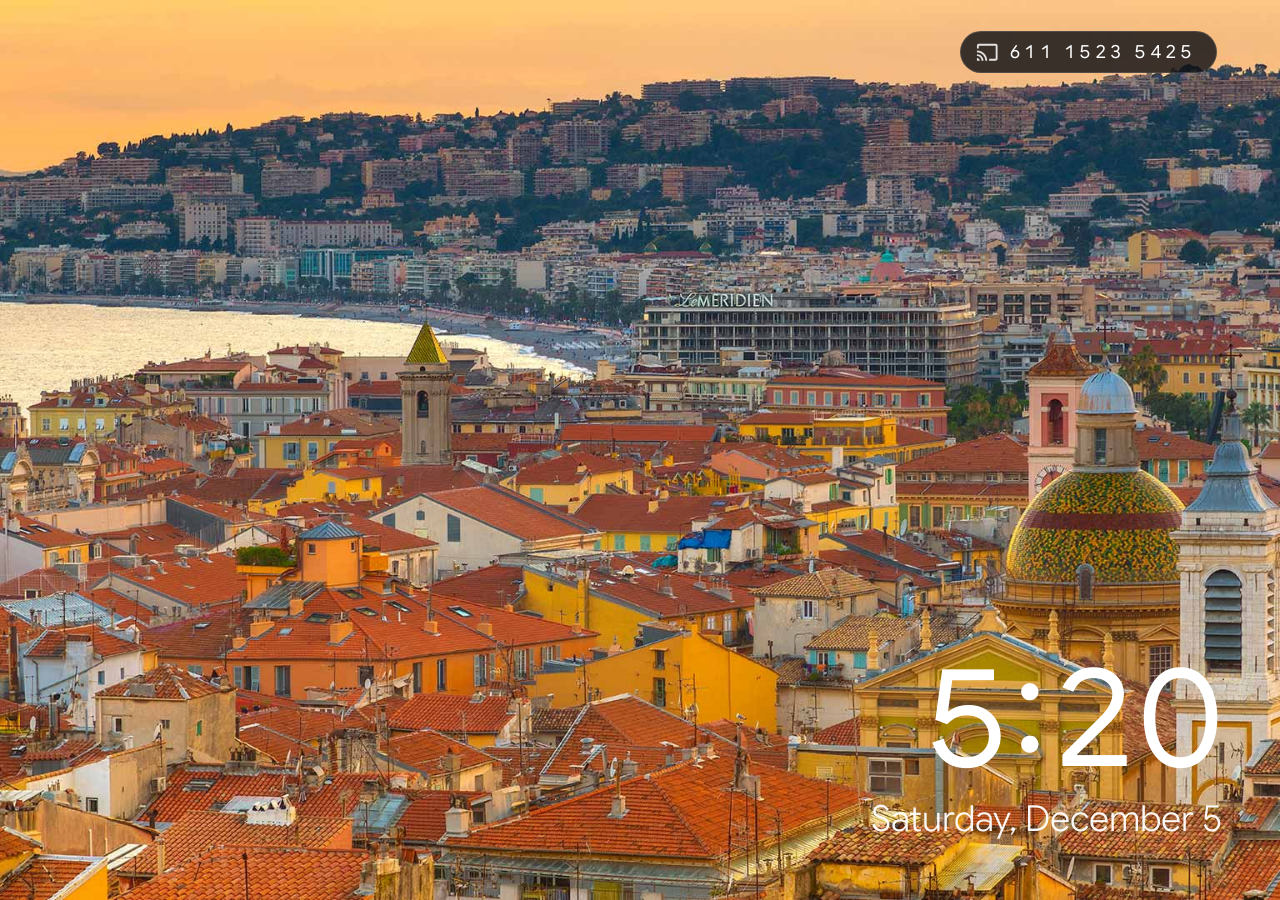
<file: index.html>
<!doctype html>
<html lang="en">
<head>
  <meta charset="utf-8">
  <meta name="viewport" content="width=device-width, initial-scale=1">
  <meta name="color-scheme" content="dark">
  <script src="js/device.js"></script>
  <title>Ambient</title>
  <link rel="stylesheet" href="css/base.css">
  <link rel="stylesheet" href="css/clock.css">
  <link rel="stylesheet" href="css/slideshow.css">
  <link rel="stylesheet" href="css/cast.css">
  <link rel="stylesheet" href="css/player.css">
  <link rel="stylesheet" href="css/music.css">
  <link rel="stylesheet" href="css/profile.css">
</head>
<body>
  <main class="stage">
    <img class="slide" id="slide-a" alt="">
    <img class="slide" id="slide-b" alt="">
  </main>

  <div class="clock">
    <span class="clock__time" id="clock-time">--:--</span>
    <span class="clock__date" id="clock-date"></span>
  </div>

  <div class="cast" id="cast" aria-hidden="true">
    <svg class="cast__icon" viewBox="0 0 24 24" aria-hidden="true" focusable="false">
      <path fill="currentColor" d="M21 3H3c-1.1 0-2 .9-2 2v3h2V5h18v14h-7v2h7c1.1 0 2-.9 2-2V5c0-1.1-.9-2-2-2zM1 18v3h3c0-1.66-1.34-3-3-3zm0-4v2c2.76 0 5 2.24 5 5h2c0-3.87-3.13-7-7-7zm0-4v2c4.97 0 9 4.03 9 9h2c0-6.08-4.93-11-11-11z"/>
    </svg>
    <span class="cast__code" id="cast-code">000 0000 0000</span>
  </div>

  <div class="cast-panel" id="cast-panel" role="status" aria-live="polite" hidden>
    <div class="cast-card">
      <svg class="cast-card__icon" viewBox="0 0 24 24" aria-hidden="true" focusable="false">
        <path fill="currentColor" d="M21 3H3c-1.1 0-2 .9-2 2v3h2V5h18v14h-7v2h7c1.1 0 2-.9 2-2V5c0-1.1-.9-2-2-2zM1 18v3h3c0-1.66-1.34-3-3-3zm0-4v2c2.76 0 5 2.24 5 5h2c0-3.87-3.13-7-7-7zm0-4v2c4.97 0 9 4.03 9 9h2c0-6.08-4.93-11-11-11z"/>
      </svg>
      <div class="cast-panel__eyebrow" id="cast-panel-eyebrow"></div>
      <div class="cast-panel__headline" id="cast-panel-headline"></div>
      <div class="cast-panel__sub" id="cast-panel-sub"></div>
    </div>
  </div>

  <div class="player" id="player" aria-hidden="true" hidden>
    <video class="player__video" id="player-video" playsinline preload="auto" hidden></video>
    <div class="player__frame" id="player-frame" hidden></div>
    <div class="player__loading" id="player-loading">
      <div class="player__spinner" aria-hidden="true"></div>
      <div class="player__title" id="player-title">Loading</div>
      <div class="player__status" id="player-status"></div>
      <div class="player__bar" id="player-bar"><div class="player__fill" id="player-fill"></div></div>
      <div class="player__note" id="player-note"></div>
    </div>
  </div>

  <div class="music" id="music" aria-hidden="true" hidden>
    <div class="music__backdrop" id="music-backdrop"></div>
    <div class="music__stage">
      <div class="music__art-wrap">
        <img class="music__art is-empty" id="music-art" alt="">
      </div>
      <div class="music__meta">
        <div class="music__brand">Spotless</div>
        <div class="music__title" id="music-title">Ready to cast</div>
        <div class="music__artist" id="music-artist">Pick a song in Spotless</div>
        <div class="music__album" id="music-album"></div>
        <div class="music__bar"><div class="music__fill" id="music-fill"></div></div>
        <div class="music__times"><span id="music-elapsed">0:00</span><span id="music-total">0:00</span></div>
        <div class="music__footer">
          <span class="music__state">
            <span class="music__dot is-off" id="music-dot"></span>
            <span id="music-status">Idle</span>
          </span>
        </div>
        <div class="music__next" id="music-next"></div>
      </div>
    </div>
    <audio id="music-audio" preload="auto"></audio>
  </div>

  <script src="js/playlist.js"></script>
  <script src="js/clock.js"></script>
  <script src="js/slideshow.js"></script>
  <script src="js/player.js"></script>
  <script src="js/music.js"></script>
  <script src="js/cast.js"></script>
  <script src="js/main.js"></script>
</body>
</html>
</file>
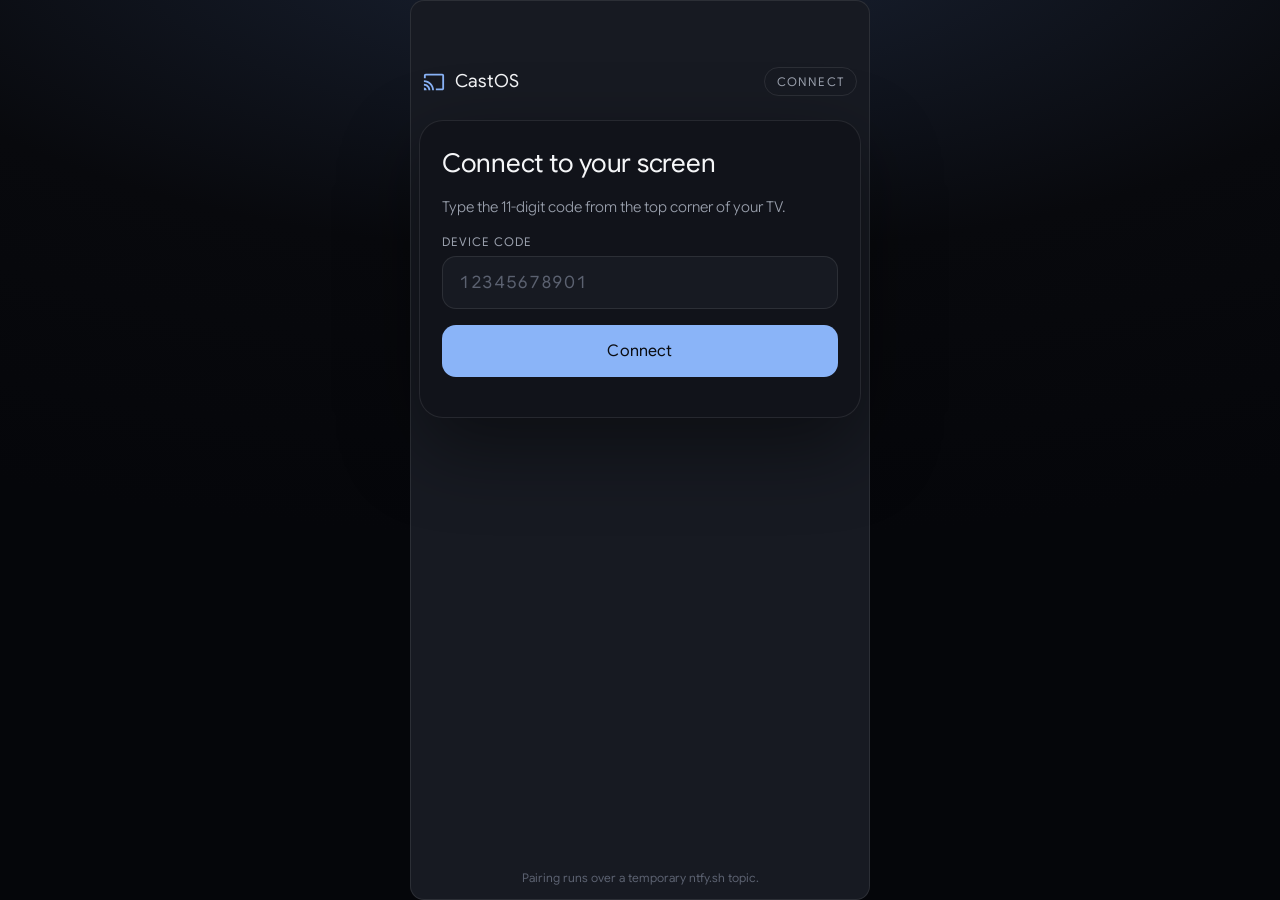
<file: mobile/index.html>
<!doctype html>
<html lang="en">
<head>
  <meta charset="utf-8">
  <meta name="viewport" content="width=device-width, initial-scale=1, viewport-fit=cover">
  <meta name="color-scheme" content="dark">
  <meta name="theme-color" content="#08090d">
  <title>CastOS Connect</title>
  <link rel="stylesheet" href="css/app.css">
</head>
<body>
  <div class="app">
    <header class="topbar">
      <svg class="topbar__icon" viewBox="0 0 24 24" aria-hidden="true" focusable="false">
        <path fill="currentColor" d="M21 3H3c-1.1 0-2 .9-2 2v3h2V5h18v14h-7v2h7c1.1 0 2-.9 2-2V5c0-1.1-.9-2-2-2zM1 18v3h3c0-1.66-1.34-3-3-3zm0-4v2c2.76 0 5 2.24 5 5h2c0-3.87-3.13-7-7-7zm0-4v2c4.97 0 9 4.03 9 9h2c0-6.08-4.93-11-11-11z"/>
      </svg>
      <span class="topbar__name">CastOS</span>
      <span class="topbar__tag" id="topbar-tag">Connect</span>
    </header>

    <main class="card">
      <form class="step" id="step-connect">
        <h1>Connect to your screen</h1>
        <p class="hint">Type the 11-digit code from the top corner of your TV.</p>

        <label class="field">
          <span>Device code</span>
          <input id="code" inputmode="numeric" autocomplete="one-time-code" maxlength="11" placeholder="12345678901">
        </label>

        <button class="button" id="connect" type="submit">Connect</button>
        <p class="error" id="error" role="alert"></p>
      </form>

      <form class="step" id="step-verify" hidden>
        <h1>Verify this phone</h1>
        <p class="hint">Your TV is showing a password. Type it here to pair.</p>

        <input class="pin" id="challenge" inputmode="numeric" maxlength="4" autocomplete="off" placeholder="0000">

        <button class="button" id="verify" type="submit">Pair</button>
        <p class="error" id="error-verify" role="alert"></p>
        <button class="button button--ghost" id="start-over" type="button">Start over</button>
      </form>

      <section class="step" id="step-paired" hidden>
        <h1>Connected</h1>
        <p class="hint" id="paired-to"></p>

        <section class="controller" id="controller" hidden>
          <div class="controller__head">
            <span>Now playing</span>
            <span id="controller-state">Playing</span>
          </div>
          <p class="controller__title" id="controller-title"></p>
          <input class="controller__seek" id="seek" type="range" min="0" max="100" step="0.1" value="0" aria-label="Seek">
          <div class="controller__times">
            <span id="position">0:00</span>
            <span id="duration">0:00</span>
          </div>
          <div class="controller__buttons">
            <button class="round" id="control-toggle" type="button" aria-label="Pause"></button>
            <button class="round round--ghost" id="control-stop" type="button" aria-label="Stop"></button>
          </div>
        </section>

        <form class="composer" id="composer">
          <input id="message" maxlength="600" autocomplete="off" placeholder="Paste a YouTube or video link">
          <button class="button button--send" type="submit">Send</button>
        </form>

        <p class="hint">Links play full screen. Anything else appears as a message.</p>

        <div class="apps">
          <p class="apps__label">Apps</p>
          <div class="apps__grid">
            <button class="app" type="button" data-app="youtube">YouTube</button>
            <button class="app" type="button" data-app="youtube-music">YouTube Music</button>
            <button class="app" type="button" data-app="twitch">Twitch</button>
          </div>
          <p class="hint">Opens the app on your TV in full screen.</p>
        </div>

        <ul class="sent" id="sent"></ul>

        <button class="button button--ghost" id="reset" type="button">Disconnect</button>
      </section>
    </main>

    <p class="foot">Pairing runs over a temporary ntfy.sh topic.</p>
  </div>

  <script src="js/app.js"></script>
</body>
</html>
</file>
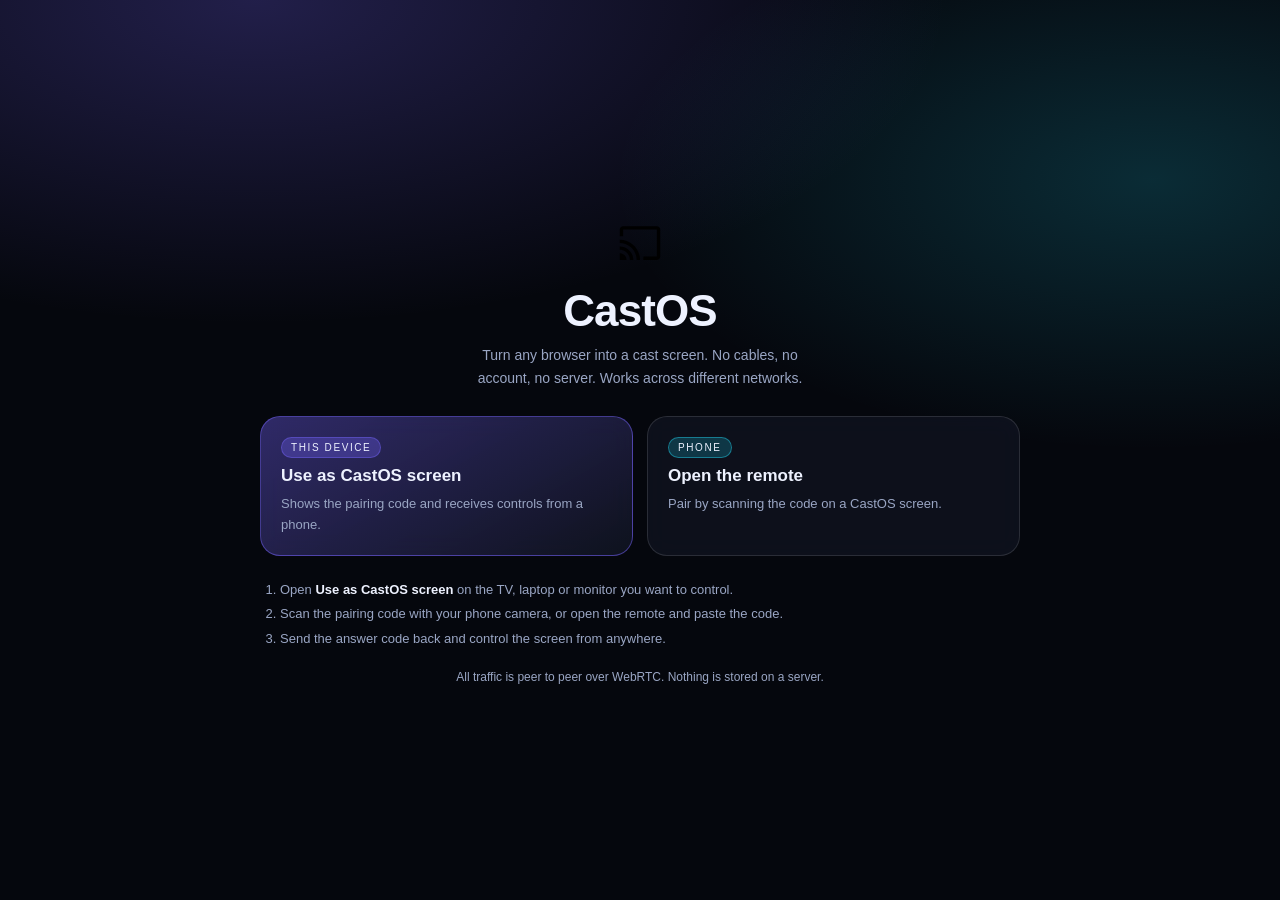
<file: test/index.html>
<!DOCTYPE html>
<html lang="en">
<head>
  <meta charset="UTF-8">
  <meta name="viewport" content="width=device-width, initial-scale=1.0, viewport-fit=cover">
  <meta name="theme-color" content="#05070d">
  <title>CastOS</title>
  <link rel="icon" type="image/svg+xml" href="assets/cast.svg">
  <link rel="stylesheet" href="css/launcher.css">
</head>
<body>
  <main class="wrap">
    <div class="brand">
      <img src="assets/cast.svg" alt="">
      <h1>CastOS</h1>
      <p>Turn any browser into a cast screen. No cables, no account, no server. Works across different networks.</p>
    </div>

    <div class="cards">
      <a class="card primary" href="receiver.html">
        <span class="tag">this device</span>
        <strong>Use as CastOS screen</strong>
        <small>Shows the pairing code and receives controls from a phone.</small>
      </a>
      <a class="card" href="remote.html">
        <span class="tag alt">phone</span>
        <strong>Open the remote</strong>
        <small>Pair by scanning the code on a CastOS screen.</small>
      </a>
    </div>

    <ol class="steps">
      <li>Open <b>Use as CastOS screen</b> on the TV, laptop or monitor you want to control.</li>
      <li>Scan the pairing code with your phone camera, or open the remote and paste the code.</li>
      <li>Send the answer code back and control the screen from anywhere.</li>
    </ol>

    <p class="foot">All traffic is peer to peer over WebRTC. Nothing is stored on a server.</p>
  </main>

  <script src="js/castos-core.js"></script>
  <script>
    (function () {
      var params = CastOS.hashParams();
      if (params.o) {
        window.location.replace("remote.html#o=" + encodeURIComponent(params.o));
      } else if (params.c) {
        window.location.replace("remote.html#c=" + encodeURIComponent(params.c));
      }
    })();
  </script>
</body>
</html>
</file>
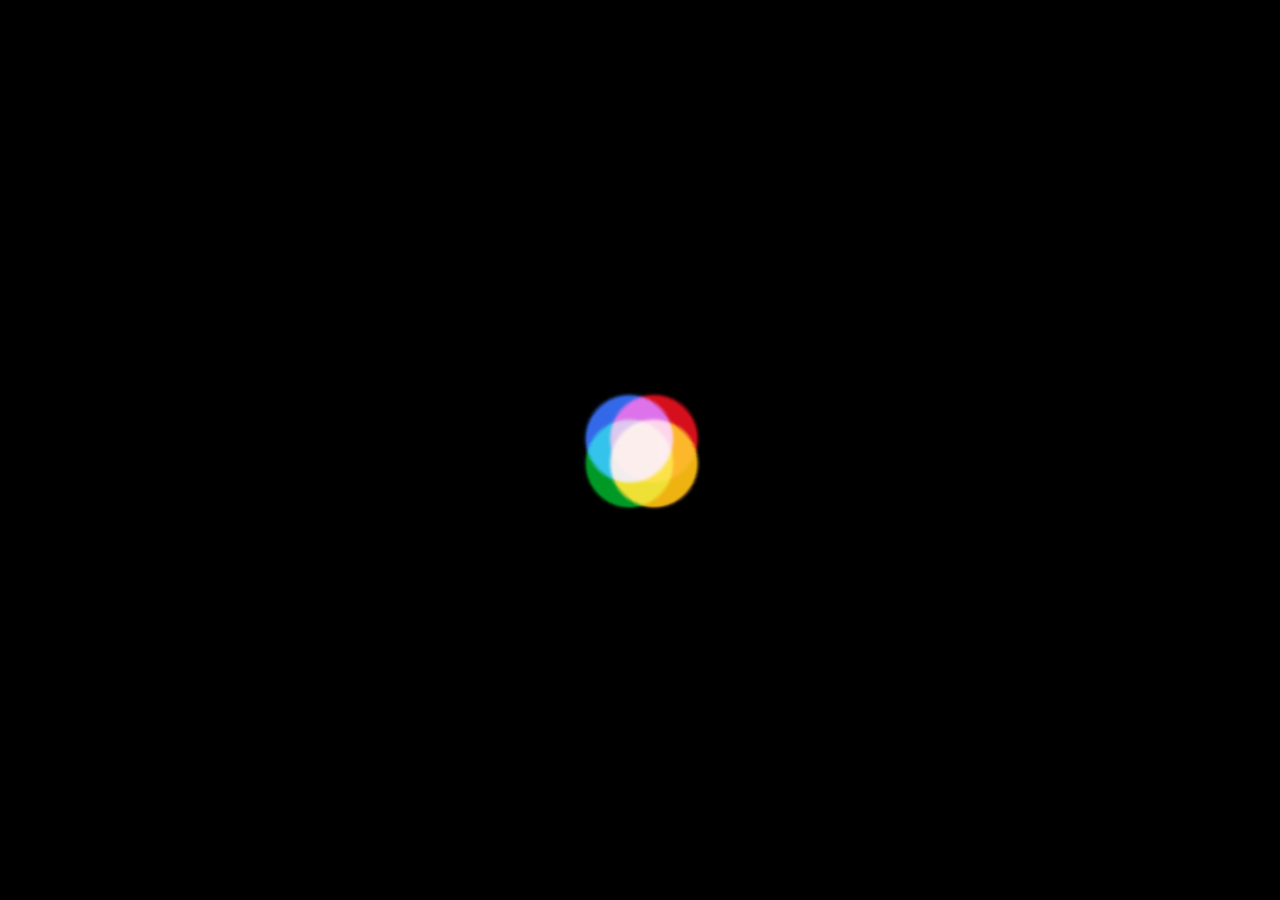
<file: boot/boot.html>
<!DOCTYPE html>
<html lang="en">
<head>
  <meta charset="UTF-8">
  <meta name="viewport" content="width=device-width, initial-scale=1.0">
  <title>Image Slideshow</title>
  <style>
    body {
      display: flex;
      justify-content: center;
      align-items: center;
      height: 100vh;
      margin: 0;
      background-color: #000;
      cursor: none;
    }

    #imageContainer {
      max-width: 100%;
      max-height: 100%;
      cursor: none;
    }

    #imageContainer img {
      width: 100%;
      height: 100%;
      cursor: none;
    }
  </style>
</head>
<body>
  <div id="imageContainer">
    <!-- Images from the 'animation' folder with names 000.png to 059.png -->
    <img src="animation/000.png" alt="Image 000">
    <img src="animation/001.png" alt="Image 001">
    <img src="animation/002.png" alt="Image 002">
    <img src="animation/003.png" alt="Image 003">
    <img src="animation/004.png" alt="Image 004">
    <img src="animation/005.png" alt="Image 005">
    <img src="animation/006.png" alt="Image 006">
    <img src="animation/007.png" alt="Image 007">
    <img src="animation/008.png" alt="Image 008">
    <img src="animation/009.png" alt="Image 009">
    <img src="animation/010.png" alt="Image 010">
    <img src="animation/011.png" alt="Image 011">
    <img src="animation/012.png" alt="Image 012">
    <img src="animation/013.png" alt="Image 013">
    <img src="animation/014.png" alt="Image 014">
    <img src="animation/015.png" alt="Image 015">
    <img src="animation/016.png" alt="Image 016">
    <img src="animation/017.png" alt="Image 017">
    <img src="animation/018.png" alt="Image 018">
    <img src="animation/019.png" alt="Image 019">
    <img src="animation/020.png" alt="Image 020">
    <img src="animation/021.png" alt="Image 021">
    <img src="animation/022.png" alt="Image 022">
    <img src="animation/023.png" alt="Image 023">
    <img src="animation/024.png" alt="Image 024">
    <img src="animation/025.png" alt="Image 025">
    <img src="animation/026.png" alt="Image 026">
    <img src="animation/027.png" alt="Image 027">
    <img src="animation/028.png" alt="Image 028">
    <img src="animation/029.png" alt="Image 029">
    <img src="animation/030.png" alt="Image 030">
    <img src="animation/031.png" alt="Image 031">
    <img src="animation/032.png" alt="Image 032">
    <img src="animation/033.png" alt="Image 033">
    <img src="animation/034.png" alt="Image 034">
    <img src="animation/035.png" alt="Image 035">
    <img src="animation/036.png" alt="Image 036">
    <img src="animation/037.png" alt="Image 037">
    <img src="animation/038.png" alt="Image 038">
    <img src="animation/039.png" alt="Image 039">
    <img src="animation/040.png" alt="Image 040">
    <img src="animation/041.png" alt="Image 041">
    <img src="animation/042.png" alt="Image 042">
    <img src="animation/043.png" alt="Image 043">
    <img src="animation/044.png" alt="Image 044">
    <img src="animation/045.png" alt="Image 045">
    <img src="animation/046.png" alt="Image 046">
    <img src="animation/047.png" alt="Image 047">
    <img src="animation/048.png" alt="Image 048">
    <img src="animation/049.png" alt="Image 049">
    <img src="animation/050.png" alt="Image 050">
    <img src="animation/051.png" alt="Image 051">
    <img src="animation/052.png" alt="Image 052">
    <img src="animation/053.png" alt="Image 053">
    <img src="animation/054.png" alt="Image 054">
    <img src="animation/055.png" alt="Image 055">
    <img src="animation/056.png" alt="Image 056">
    <img src="animation/057.png" alt="Image 057">
    <img src="animation/058.png" alt="Image 058">
    <img src="animation/059.png" alt="Image 059">
  </div>

  <script>
    const images = document.querySelectorAll('#imageContainer img');
    let currentIndex = 0;

    // Initially hide all images
    images.forEach(image => {
      image.style.display = 'none';
    });
    images[currentIndex].style.display = 'block';

    function showNextImage() {
      images[currentIndex].style.display = 'none';
      currentIndex = (currentIndex + 1) % images.length;
      images[currentIndex].style.display = 'block';
    }

    // Show each image for 30 milliseconds and move to the next
    setInterval(showNextImage, 30); // 30 millisecond interval

    // Countdown and redirect after 18 seconds with a 1 in 5 chance of going to error.html
    let countdown = 18; // Countdown starts at 18 seconds
    const countdownInterval = setInterval(() => {
      console.log(`Redirecting in ${countdown} seconds...`);
      countdown--;
      if (countdown < 0) {
        clearInterval(countdownInterval);

        // 1 in 5 chance of redirecting to error.html
        const redirectToError = Math.random() < 0.2; // 0.2 is a 1 in 5 chance

        if (redirectToError) {
          console.log('Redirecting to error.html...');
          window.location.href = "error.html"; // Redirect to error.html
        } else {
          console.log('Redirecting to connect.html...');
          window.location.href = "../connect/connect.html"; // Redirect to connect.html
        }
      }
    }, 1000); // 1 second interval for countdown
  </script>
</body>
</html>
</file>
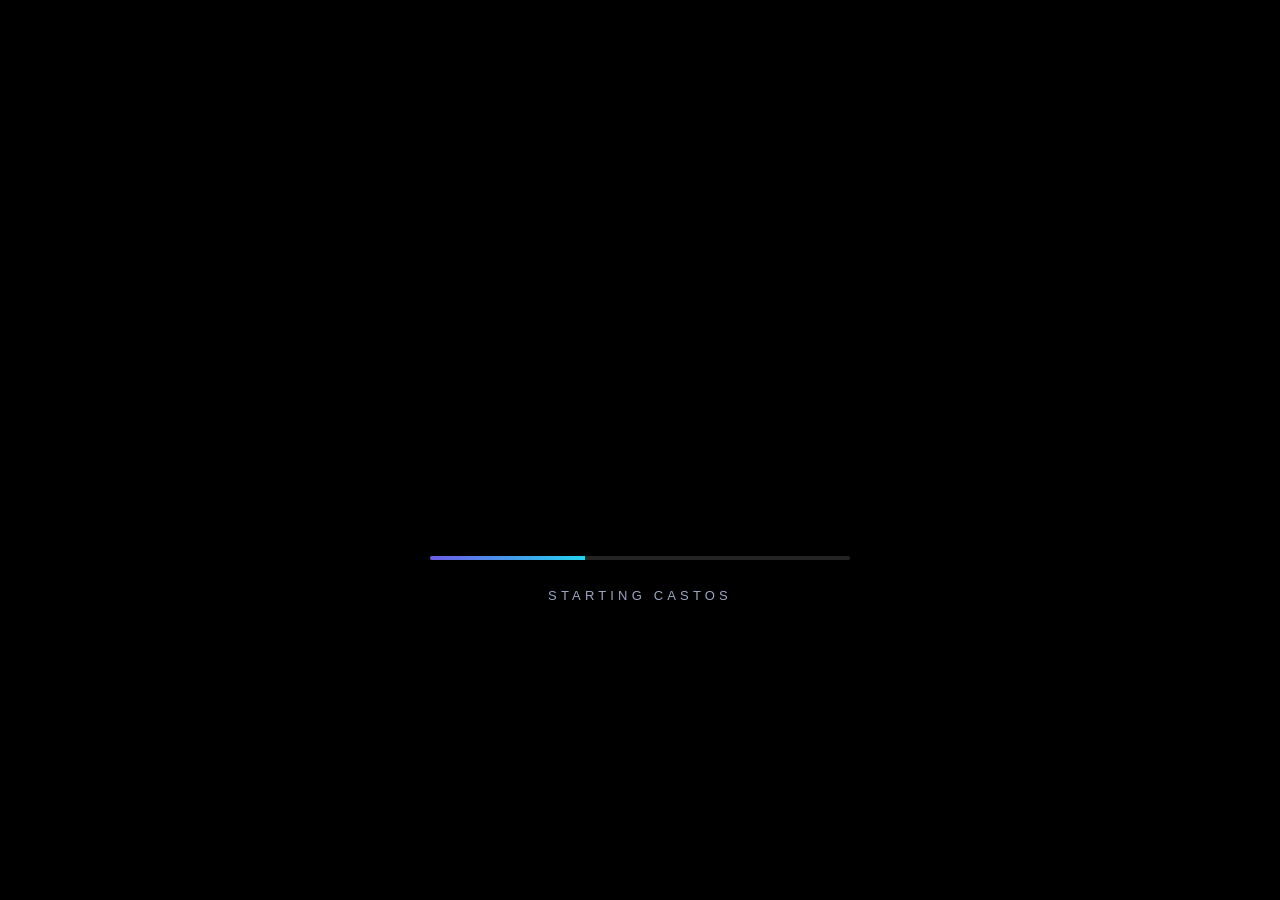
<file: test/receiver.html>
<!DOCTYPE html>
<html lang="en">
<head>
  <meta charset="UTF-8">
  <meta name="viewport" content="width=device-width, initial-scale=1.0, viewport-fit=cover">
  <meta name="theme-color" content="#05070d">
  <title>CastOS - Cast Device</title>
  <link rel="icon" type="image/svg+xml" href="assets/cast.svg">
  <link rel="stylesheet" href="css/receiver.css">
</head>
<body>
  <div id="stage">
    <div id="boot">
      <div id="boot-frame"></div>
      <div id="boot-bar"><i></i></div>
      <div id="boot-note">starting castos</div>
    </div>

    <div id="desktop" hidden>
      <div id="wallpaper"></div>
      <div id="scrim"></div>

      <header id="topbar">
        <div class="tb-left">
          <img class="logo" src="assets/cast.svg" alt="">
          <span class="devname" id="device-name">CastOS Screen</span>
        </div>
        <div class="tb-center">
          <span id="clock">--:--</span>
          <span id="date"></span>
        </div>
        <div class="tb-right">
          <span class="chip" id="remote-name" hidden></span>
          <span class="pill off" id="conn-pill">not connected</span>
          <span class="chip" id="vol-chip">vol 50%</span>
        </div>
      </header>

      <nav id="dock">
        <button class="dock-btn active" data-app="home" data-focus>
          <svg viewBox="0 0 24 24" fill="none" stroke="currentColor" stroke-width="1.8"><path d="M3 10.5 12 3l9 7.5"/><path d="M5.5 9.5V21h13V9.5"/></svg>
          home
        </button>
        <button class="dock-btn" data-app="browser" data-focus>
          <svg viewBox="0 0 24 24" fill="none" stroke="currentColor" stroke-width="1.8"><circle cx="12" cy="12" r="9"/><path d="M3 12h18M12 3c2.6 3 2.6 15 0 18M12 3c-2.6 3-2.6 15 0 18"/></svg>
          web
        </button>
        <button class="dock-btn" data-app="media" data-focus>
          <svg viewBox="0 0 24 24" fill="none" stroke="currentColor" stroke-width="1.8"><rect x="2.5" y="4.5" width="19" height="15" rx="3"/><path d="M10 9l5 3-5 3z" fill="currentColor" stroke="none"/></svg>
          media
        </button>
        <button class="dock-btn" data-app="notes" data-focus>
          <svg viewBox="0 0 24 24" fill="none" stroke="currentColor" stroke-width="1.8"><path d="M5 3h9l5 5v13H5z"/><path d="M14 3v5h5M8 13h8M8 17h5"/></svg>
          notes
        </button>
        <button class="dock-btn" data-app="photos" data-focus>
          <svg viewBox="0 0 24 24" fill="none" stroke="currentColor" stroke-width="1.8"><rect x="3" y="4.5" width="18" height="15" rx="3"/><circle cx="8.5" cy="10" r="1.8"/><path d="M4 18l5.5-5 4 3.5L17 12l3 3.5"/></svg>
          photos
        </button>
        <button class="dock-btn" data-app="settings" data-focus>
          <svg viewBox="0 0 24 24" fill="none" stroke="currentColor" stroke-width="1.8"><circle cx="12" cy="12" r="3.2"/><path d="M12 2.5v2.6M12 18.9v2.6M4.2 7.2l2.2 1.3M17.6 15.5l2.2 1.3M4.2 16.8l2.2-1.3M17.6 8.5l2.2-1.3"/></svg>
          setup
        </button>
        <button class="dock-btn" id="pair-btn" data-focus>
          <svg viewBox="0 0 24 24" fill="none" stroke="currentColor" stroke-width="1.8"><rect x="3" y="3" width="7" height="7" rx="1.6"/><rect x="14" y="3" width="7" height="7" rx="1.6"/><rect x="3" y="14" width="7" height="7" rx="1.6"/><path d="M14 14h3v3h-3zM19 19h2v2h-2z"/></svg>
          pair
        </button>
      </nav>

      <main id="windows">
        <section class="window open" id="win-home">
          <div class="win-bar"><span class="win-title">Home</span></div>
          <div class="win-body">
            <div class="row" style="margin-bottom:16px">
              <button class="btn primary" id="home-pair" data-focus>Pair a phone</button>
              <button class="btn ghost" id="home-full" data-focus>Fullscreen</button>
            </div>
            <div class="tile-grid" id="home-tiles"></div>
          </div>
        </section>

        <section class="window" id="win-browser">
          <div class="win-bar">
            <span class="win-title">Web</span>
            <input class="field" id="browser-url" data-focus placeholder="example.com" value="https://en.m.wikipedia.org">
            <button class="btn" id="browser-go" data-focus>Go</button>
          </div>
          <iframe id="browser-frame" title="web" referrerpolicy="no-referrer"></iframe>
        </section>

        <section class="window" id="win-media">
          <div class="win-bar">
            <span class="win-title">Media</span>
            <input class="field" id="media-url" data-focus placeholder="paste a YouTube link or id">
            <button class="btn" id="media-play" data-focus>Play</button>
          </div>
          <div class="win-body">
            <div class="media-grid" id="media-list"></div>
          </div>
          <iframe id="media-frame" title="media" allow="autoplay; encrypted-media; fullscreen" allowfullscreen style="flex:1;border:0;background:#000"></iframe>
        </section>

        <section class="window" id="win-notes">
          <div class="win-bar">
            <span class="win-title">Notes</span>
            <button class="btn" id="notes-clear" data-focus>Clear</button>
          </div>
          <div class="win-body">
            <textarea id="notes-area" data-focus placeholder="Type from your phone remote..."></textarea>
          </div>
        </section>

        <section class="window" id="win-photos">
          <div class="win-bar"><span class="win-title">Photos</span><span class="chip" id="photo-count"></span></div>
          <div class="win-body" style="display:flex;align-items:center;justify-content:center">
            <div id="photo-stage" style="max-width:100%;max-height:100%;aspect-ratio:16/9;width:min(880px,100%);border-radius:16px;border:1px solid var(--line);overflow:hidden"></div>
          </div>
        </section>

        <section class="window" id="win-settings">
          <div class="win-bar"><span class="win-title">Settings</span></div>
          <div class="win-body">
            <div class="stat-row">
              <div class="stat"><b id="st-screen">-</b><span>display</span></div>
              <div class="stat"><b id="st-link">offline</b><span>remote link</span></div>
              <div class="stat"><b id="st-ping">-</b><span>latency</span></div>
              <div class="stat"><b id="st-uptime">0s</b><span>uptime</span></div>
            </div>
            <div class="row" style="margin-bottom:12px">
              <input class="field" id="set-name" data-focus placeholder="Screen name">
              <button class="btn" id="set-name-save" data-focus>Rename</button>
            </div>
            <div class="row" style="margin-bottom:12px">
              <label class="chip" for="set-wall">wallpaper</label>
              <select class="field" id="set-wall" data-focus>
                <option value="assets/wallpaper.jpg">Aurora</option>
                <option value="gradient-1">Violet</option>
                <option value="gradient-2">Cyan</option>
                <option value="gradient-3">Sunset</option>
                <option value="black">Black</option>
              </select>
              <label class="chip" for="set-volume">volume</label>
              <input class="field" id="set-volume" type="range" min="0" max="100" value="50" data-focus>
            </div>
            <div class="row">
              <button class="btn" id="set-pair" data-focus>Pair phone</button>
              <button class="btn ghost" id="set-restart" data-focus>Restart CastOS</button>
            </div>
          </div>
        </section>
      </main>

      <div id="hud" hidden>
        <div id="hud-bar"><i></i></div>
        <span id="hud-label">volume 50%</span>
      </div>

      <div id="toasts"></div>
      <div id="cursor" hidden></div>
    </div>

    <section id="pair" hidden>
      <div class="pair-card">
        <h1>Pair your phone</h1>
        <p class="sub" id="pair-sub">Scan this with your phone camera. It opens the remote and connects straight to this screen - no account, no server, works on any network.</p>
        <div class="qr-wrap"><div id="pair-qr"></div></div>
        <div class="pair-actions">
          <button class="btn primary" id="btn-copy-link" data-focus>Copy link</button>
          <button class="btn" id="btn-new-code" data-focus>New code</button>
          <button class="btn" id="btn-camera" data-focus>Scan with camera</button>
          <button class="btn ghost" id="btn-close-pair" data-focus>Close</button>
        </div>
        <div class="paste-row">
          <textarea id="answer-input" data-focus placeholder="Paste the answer code shown on the phone"></textarea>
          <button class="btn primary" id="btn-answer" data-focus>Connect</button>
        </div>
        <div id="pair-status">waiting for phone...</div>
        <details class="relay">
          <summary>Local network code (optional, no copy/paste)</summary>
          <div class="relay-body">
            <div class="relay-code" id="relay-code">------</div>
            <p class="relay-note">Type this code on the remote page when both devices are on the same network. Requires the optional <code>python server.py</code>.</p>
          </div>
        </details>
      </div>
      <video id="scan-video" hidden playsinline></video>
      <div id="scan-frame" hidden></div>
      <button class="btn" id="scan-cancel" hidden data-focus>Cancel scan</button>
    </section>
  </div>

  <script src="js/qr.js"></script>
  <script src="js/castos-core.js"></script>
  <script src="js/castos-link.js"></script>
  <script src="js/receiver.js"></script>
</body>
</html>
</file>
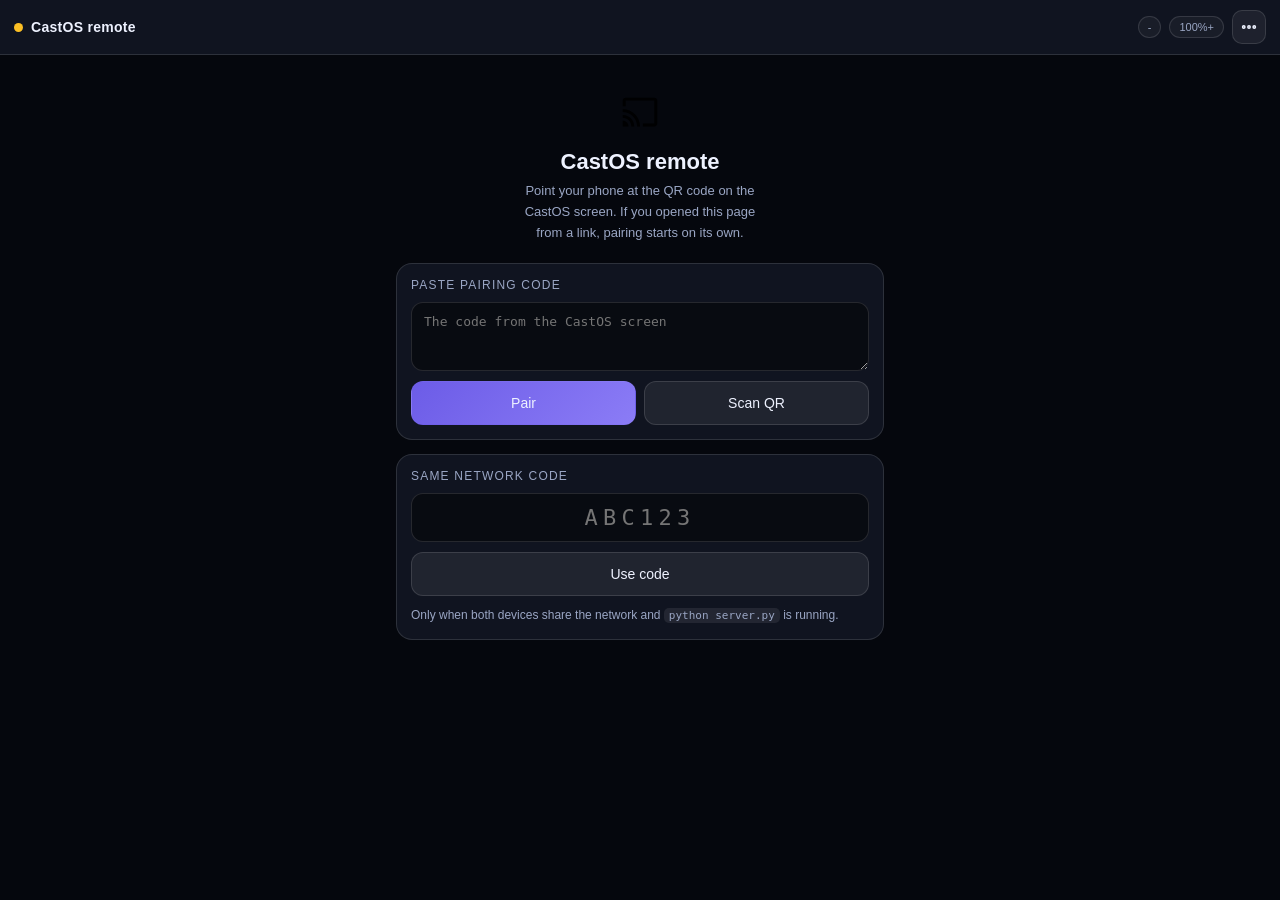
<file: test/remote.html>
<!DOCTYPE html>
<html lang="en">
<head>
  <meta charset="UTF-8">
  <meta name="viewport" content="width=device-width, initial-scale=1.0, maximum-scale=1.0, user-scalable=no, viewport-fit=cover">
  <meta name="theme-color" content="#05070d">
  <meta name="apple-mobile-web-app-capable" content="yes">
  <meta name="mobile-web-app-capable" content="yes">
  <title>CastOS Remote</title>
  <link rel="icon" type="image/svg+xml" href="assets/cast.svg">
  <link rel="stylesheet" href="css/remote.css">
</head>
<body>
  <div id="app">
    <header id="r-top">
      <div class="rt-left">
        <span id="r-dot" class="dot off"></span>
        <span id="r-title">CastOS remote</span>
      </div>
      <div class="rt-right">
        <span id="r-ping" class="chip">-</span>
        <span id="r-batt" class="chip" hidden></span>
        <button id="r-menu" class="icon-btn" aria-label="menu">
          <svg viewBox="0 0 24 24" fill="none" stroke="currentColor" stroke-width="2"><circle cx="5" cy="12" r="1.6"/><circle cx="12" cy="12" r="1.6"/><circle cx="19" cy="12" r="1.6"/></svg>
        </button>
      </div>
    </header>

    <section id="screen-pair" class="screen">
      <div class="hero">
        <img src="assets/cast.svg" alt="">
        <h1>CastOS remote</h1>
        <p>Point your phone at the QR code on the CastOS screen. If you opened this page from a link, pairing starts on its own.</p>
      </div>

      <div class="card" id="card-paste">
        <label for="p-code">Paste pairing code</label>
        <textarea id="p-code" rows="3" placeholder="The code from the CastOS screen"></textarea>
        <div class="row">
          <button class="btn primary" id="p-go">Pair</button>
          <button class="btn" id="p-scan">Scan QR</button>
        </div>
      </div>

      <div class="card" id="card-answer" hidden>
        <h2>Show this to the screen</h2>
        <p class="hint">Scan this code with the CastOS screen camera, or send it over.</p>
        <div class="qr-wrap"><div id="a-qr"></div></div>
        <div class="row">
          <button class="btn primary" id="a-copy">Copy code</button>
          <button class="btn ghost" id="a-share">Share</button>
        </div>
        <div id="a-status" class="status">waiting for the screen...</div>
      </div>

      <div class="card" id="card-relay">
        <label for="r-code">Same network code</label>
        <input id="r-code" maxlength="6" placeholder="ABC123" autocomplete="off" spellcheck="false">
        <div class="row">
          <button class="btn" id="r-go">Use code</button>
        </div>
        <p class="hint">Only when both devices share the network and <code>python server.py</code> is running.</p>
      </div>
    </section>

    <section id="screen-pad" class="screen" hidden>
      <div class="pad-wrap" id="pad-panel">
        <div class="dpad">
          <button class="dbtn up" data-key="ArrowUp" data-focus>
            <svg viewBox="0 0 24 24" fill="none" stroke="currentColor" stroke-width="2.2"><path d="M5 14l7-7 7 7"/></svg>
          </button>
          <button class="dbtn left" data-key="ArrowLeft" data-focus>
            <svg viewBox="0 0 24 24" fill="none" stroke="currentColor" stroke-width="2.2"><path d="M14 5l-7 7 7 7"/></svg>
          </button>
          <button class="dbtn ok" data-key="Enter" data-focus>OK</button>
          <button class="dbtn right" data-key="ArrowRight" data-focus>
            <svg viewBox="0 0 24 24" fill="none" stroke="currentColor" stroke-width="2.2"><path d="M10 5l7 7-7 7"/></svg>
          </button>
          <button class="dbtn down" data-key="ArrowDown" data-focus>
            <svg viewBox="0 0 24 24" fill="none" stroke="currentColor" stroke-width="2.2"><path d="M5 10l7 7 7-7"/></svg>
          </button>
        </div>

        <div class="btn-grid three">
          <button class="btn" data-cmd="back" data-focus>Back</button>
          <button class="btn" data-cmd="home" data-focus>Home</button>
          <button class="btn" data-cmd="menu" data-focus>Menu</button>
        </div>

        <div class="vol-row">
          <button class="btn round" data-cmd="voldown" data-focus aria-label="volume down">&#8722;</button>
          <button class="btn round" data-cmd="mute" data-focus aria-label="mute">&#128263;</button>
          <span id="vol-label" class="vol-label">50%</span>
          <button class="btn round" data-cmd="volup" data-focus aria-label="volume up">&#43;</button>
        </div>

        <div class="btn-grid four">
          <button class="btn" data-cmd="prev" data-focus>&#9198;</button>
          <button class="btn wide" data-cmd="playpause" data-focus>&#9209;&#9209;</button>
          <button class="btn" data-cmd="next" data-focus>&#9197;</button>
          <button class="btn" data-cmd="fullscreen" data-focus>Full</button>
        </div>
      </div>

      <div class="pad-wrap" id="touch-panel" hidden>
        <div id="trackpad" data-focus>
          <span class="tp-hint">drag to move &middot; tap to click &middot; hold for right click &middot; two fingers to scroll</span>
        </div>
        <div class="btn-grid three">
          <button class="btn" id="tp-left" data-focus>Left click</button>
          <button class="btn" id="tp-right" data-focus>Right click</button>
          <button class="btn" id="tp-up" data-focus>Scroll up</button>
        </div>
        <div class="btn-grid two">
          <button class="btn" id="tp-down" data-focus>Scroll down</button>
          <button class="btn" id="tp-center" data-focus>Center cursor</button>
        </div>
      </div>

      <div class="pad-wrap" id="keys-panel" hidden>
        <div class="row">
          <input id="k-text" class="field" placeholder="type on the screen" autocomplete="off" autocapitalize="off" spellcheck="false" data-focus>
          <button class="btn primary" id="k-send" data-focus>Send</button>
        </div>
        <div class="key-grid" id="k-keys"></div>
        <div class="row">
          <input id="k-url" class="field" placeholder="website or youtube link" autocomplete="off" spellcheck="false" data-focus>
          <button class="btn" id="k-open" data-focus>Open</button>
          <button class="btn" id="k-play" data-focus>Cast video</button>
        </div>
      </div>

      <div class="pad-wrap" id="apps-panel" hidden>
        <div class="app-grid" id="app-grid"></div>
      </div>
    </section>

    <nav id="r-tabs" hidden>
      <button class="tab active" data-tab="pad" data-focus>
        <svg viewBox="0 0 24 24" fill="none" stroke="currentColor" stroke-width="1.9"><circle cx="12" cy="12" r="9"/><path d="M12 7v5l3 2"/></svg>
        pad
      </button>
      <button class="tab" data-tab="touch" data-focus>
        <svg viewBox="0 0 24 24" fill="none" stroke="currentColor" stroke-width="1.9"><path d="M8 12V6.5a1.5 1.5 0 013 0V11"/><path d="M11 11V5a1.5 1.5 0 013 0v6"/><path d="M14 11V6.5a1.5 1.5 0 013 0V15a6 6 0 01-6 6H9.5a5 5 0 01-4.2-2.3L3 15l3.5-1.5"/></svg>
        touch
      </button>
      <button class="tab" data-tab="keys" data-focus>
        <svg viewBox="0 0 24 24" fill="none" stroke="currentColor" stroke-width="1.9"><rect x="2.5" y="6" width="19" height="12" rx="2.4"/><path d="M7 10h.01M11 10h.01M15 10h.01M7 14h10"/></svg>
        keys
      </button>
      <button class="tab" data-tab="apps" data-focus>
        <svg viewBox="0 0 24 24" fill="none" stroke="currentColor" stroke-width="1.9"><rect x="3.5" y="3.5" width="7" height="7" rx="1.8"/><rect x="13.5" y="3.5" width="7" height="7" rx="1.8"/><rect x="3.5" y="13.5" width="7" height="7" rx="1.8"/><rect x="13.5" y="13.5" width="7" height="7" rx="1.8"/></svg>
        apps
      </button>
    </nav>

    <div id="scan-overlay" hidden>
      <video id="scan-video" playsinline></video>
      <div id="scan-frame"></div>
      <button class="btn" id="scan-cancel" data-focus>Cancel</button>
    </div>
  </div>

  <script src="js/qr.js"></script>
  <script src="js/castos-core.js"></script>
  <script src="js/castos-link.js"></script>
  <script src="js/remote.js"></script>
</body>
</html>
</file>
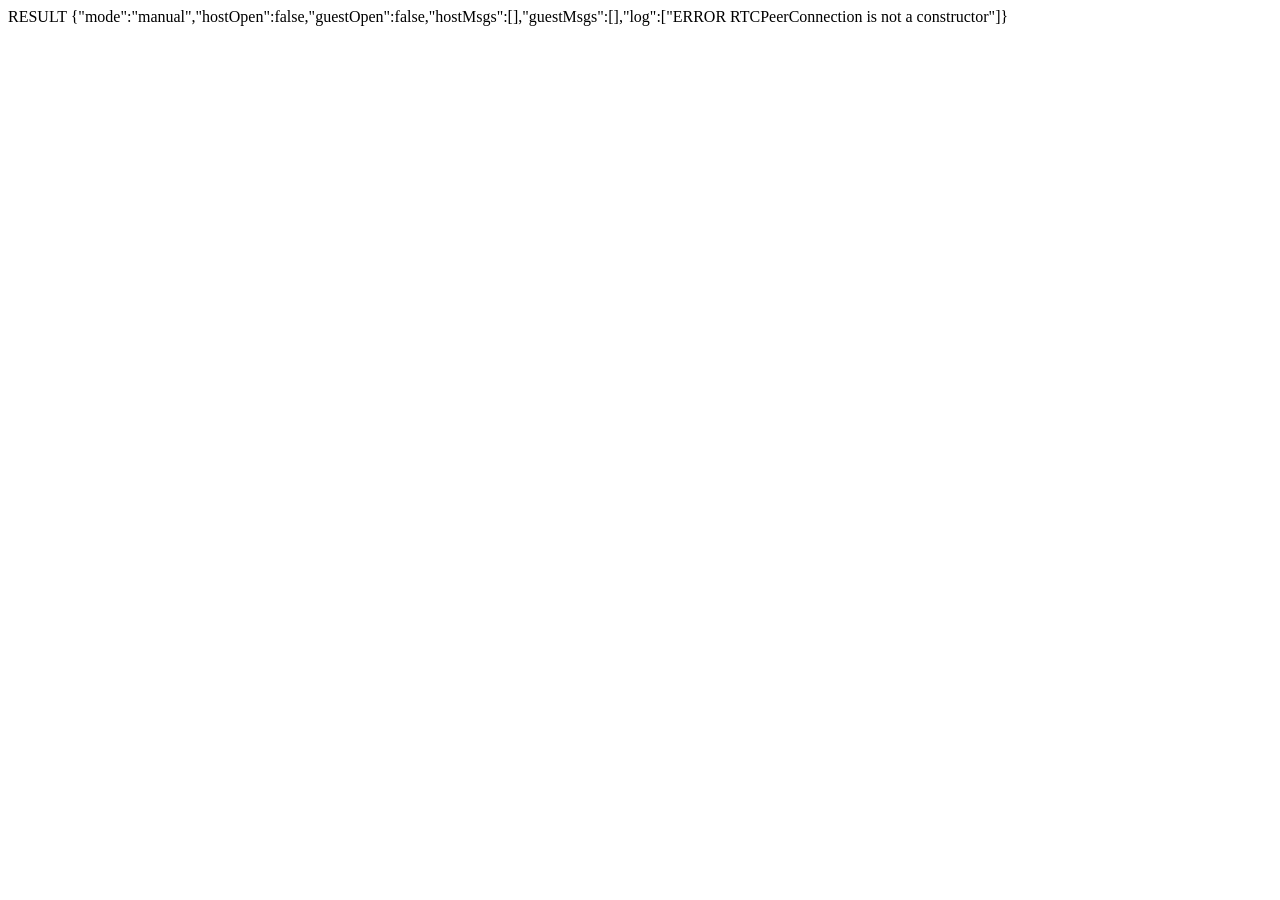
<file: test/test-e2e.html>
<!DOCTYPE html>
<html lang="en">
<head>
  <meta charset="UTF-8">
  <title>e2e</title>
</head>
<body>
<div id="result">running</div>
<script src="js/qr.js"></script>
<script src="js/castos-core.js"></script>
<script src="js/castos-link.js"></script>
<script>
(function () {
  var log = [];
  var hostMsgs = [];
  var guestMsgs = [];
  var hostOpen = false;
  var guestOpen = false;
  var mode = new URLSearchParams(location.search).get("mode") || "manual";
  var result = document.getElementById("result");

  function flush() {
    result.textContent = "RESULT " + JSON.stringify({
      mode: mode,
      hostOpen: hostOpen,
      guestOpen: guestOpen,
      hostMsgs: hostMsgs,
      guestMsgs: guestMsgs,
      log: log
    });
    result.setAttribute("data-done", "1");
    if (window.__e2eDone) window.__e2eDone();
  }

  function timeout(ms) {
    return new Promise(function (_, reject) {
      setTimeout(function () { reject(new Error("timeout after " + ms + "ms")); }, ms);
    });
  }

  function extractOffer(url) {
    var hash = url.split("#")[1] || "";
    var params = {};
    hash.split("&").forEach(function (p) {
      if (!p) return;
      var kv = p.split("=");
      params[decodeURIComponent(kv[0])] = decodeURIComponent(kv[1] || "");
    });
    return params.o;
  }

  async function runManual() {
    var host = await CastOS.manualHost({
      onOpen: function () { hostOpen = true; },
      onMessage: function (m) { hostMsgs.push(m); }
    });
    log.push("host url length " + host.url.length + " blob " + host.blob.length);

    var offer = extractOffer(host.url);
    if (!offer) throw new Error("no offer extracted from url");

    var guest = await CastOS.manualGuest(offer, {
      onOpen: function () { guestOpen = true; },
      onMessage: function (m) { guestMsgs.push(m); }
    });
    log.push("guest blob " + guest.blob.length + " hostName " + guest.hostName);

    var answer = guest.blob;
    await host.finish(answer);

    await Promise.race([
      new Promise(function (resolve) {
        var t = setInterval(function () {
          if (hostOpen && guestOpen) { clearInterval(t); resolve(); }
        }, 20);
      }),
      timeout(15000)
    ]);

    guest.session.send(CastOS.msg.key("ArrowUp"));
    guest.session.send(CastOS.msg.cmd("volup"));
    guest.session.send(CastOS.msg.move(0.25, 0.75));
    guest.session.send(CastOS.msg.text("hello"));
    guest.session.send(CastOS.msg.scroll(120));
    host.session.send(CastOS.msg.ping(4242));
    host.session.send(CastOS.msg.key("Enter"));

    await new Promise(function (r) { setTimeout(r, 1200); });
    flush();
  }

  async function runRelay() {
    var host = await CastOS.relayHost({
      onOpen: function () { hostOpen = true; },
      onMessage: function (m) { hostMsgs.push(m); }
    });
    log.push("relay code " + host.code);
    var guest = await CastOS.relayGuest(host.code, {
      onOpen: function () { guestOpen = true; },
      onMessage: function (m) { guestMsgs.push(m); }
    });
    await Promise.race([
      new Promise(function (resolve) {
        var t = setInterval(function () {
          if (hostOpen && guestOpen) { clearInterval(t); resolve(); }
        }, 20);
      }),
      timeout(20000)
    ]);
    guest.session.send(CastOS.msg.key("ArrowLeft"));
    guest.session.send(CastOS.msg.click("left"));
    await new Promise(function (r) { setTimeout(r, 1500); });
    flush();
  }

  runManual().catch(function (err) {
    log.push("ERROR " + (err && err.message ? err.message : String(err)));
    flush();
  });

  if (mode === "relay") {
    runRelay().catch(function (err) {
      log.push("ERROR " + (err && err.message ? err.message : String(err)));
      flush();
    });
  }

  window.__e2eMode = mode;
})();
</script>
</body>
</html>
</file>
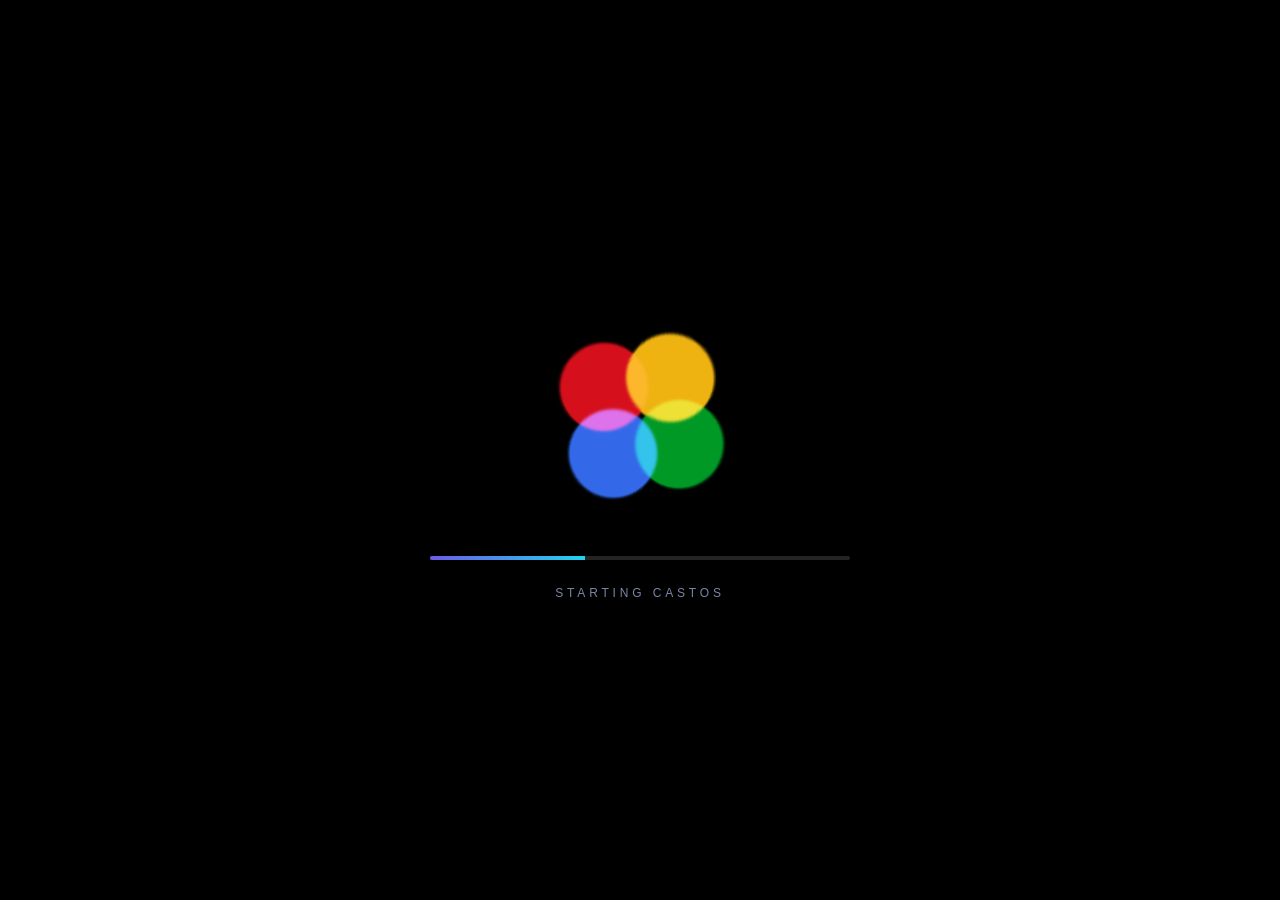
<file: test/boot/boot.html>
<!DOCTYPE html>
<html lang="en">
<head>
  <meta charset="UTF-8">
  <meta name="viewport" content="width=device-width, initial-scale=1.0">
  <title>CastOS</title>
  <link rel="icon" type="image/svg+xml" href="../assets/cast.svg">
  <style>
    body {
      margin: 0;
      height: 100vh;
      background: #000;
      color: #cfd6ea;
      font-family: "Segoe UI", Roboto, Arial, sans-serif;
      display: flex;
      flex-direction: column;
      align-items: center;
      justify-content: center;
      gap: 26px;
      cursor: none;
      overflow: hidden;
    }

    #imageContainer {
      position: relative;
      width: min(1080px, 88vw);
      aspect-ratio: 1080 / 230;
    }

    #imageContainer img {
      position: absolute;
      inset: 0;
      width: 100%;
      height: 100%;
      object-fit: contain;
      opacity: 0;
      transition: opacity 70ms linear;
    }

    #imageContainer img.on { opacity: 1; }

    #bar {
      width: min(420px, 70vw);
      height: 4px;
      border-radius: 99px;
      background: rgba(255, 255, 255, 0.14);
      overflow: hidden;
    }

    #bar i {
      display: block;
      height: 100%;
      width: 0;
      background: linear-gradient(90deg, #6c5ce7, #22d3ee);
      transition: width 120ms linear;
    }

    #note {
      font-size: 12px;
      letter-spacing: 0.32em;
      text-transform: uppercase;
      color: #7b86a5;
    }
  </style>
</head>
<body>
  <div id="imageContainer"></div>
  <div id="bar"><i></i></div>
  <div id="note">starting castos</div>

  <script>
    (function () {
      var TOTAL = 60;
      var host = document.getElementById("imageContainer");
      var fill = document.querySelector("#bar i");
      var note = document.getElementById("note");
      var frames = [];
      var flaky = /[?&]flaky=1/.test(location.search);

      for (var i = 0; i < TOTAL; i += 1) {
        var img = document.createElement("img");
        img.src = "animation/" + String(i).padStart(3, "0") + ".png";
        img.alt = "";
        img.draggable = false;
        host.appendChild(img);
        frames.push(img);
      }

      function ready() {
        return Promise.all(frames.map(function (img) {
          return new Promise(function (resolve) {
            if (img.complete) { resolve(); return; }
            img.onload = img.onerror = resolve;
          });
        }));
      }

      ready().then(function () {
        var index = 0;
        var timer = setInterval(function () {
          frames.forEach(function (f) { f.classList.remove("on"); });
          if (frames[index]) frames[index].classList.add("on");
          fill.style.width = Math.round((index / (TOTAL - 1)) * 100) + "%";
          index += 1;
          if (index >= TOTAL) {
            clearInterval(timer);
            fill.style.width = "100%";
            setTimeout(go, 240);
          }
        }, 42);
      });

      function go() {
        if (flaky && Math.random() < 0.2) {
          note.textContent = "boot failed";
          window.location.href = "error.html";
          return;
        }
        window.location.href = "../receiver.html";
      }

      setTimeout(function () {
        window.location.href = "../receiver.html";
      }, 12000);
    })();
  </script>
</body>
</html>
</file>
<file: css/base.css>
/* Page reset and stage layout. */

:root {
  --fade: 1500ms;
  --clock-right: 4.5vw;
  --clock-bottom: 7vh;
}

* {
  box-sizing: border-box;
}

html,
body {
  margin: 0;
  width: 100%;
  height: 100%;
  overflow: hidden;
  background: #060910;
  cursor: none;
}

.stage {
  position: fixed;
  top: 0;
  left: 0;
  width: 100%;
  height: 100%;
}
</file>
<file: css/clock.css>
/* Google Sans faces and the ambient clock. */

@font-face {
  font-family: "Google Sans Flex";
  src: url("../assets/fonts/GoogleSansFlex-Regular.ttf") format("truetype");
  font-weight: 400;
  font-style: normal;
  font-display: swap;
}

@font-face {
  font-family: "Google Sans Flex";
  src: url("../assets/fonts/GoogleSansFlex-Light.ttf") format("truetype");
  font-weight: 300;
  font-style: normal;
  font-display: swap;
}

.clock {
  position: fixed;
  right: var(--clock-right);
  bottom: var(--clock-bottom);
  display: flex;
  flex-direction: column;
  align-items: flex-end;
  gap: 1.4vh;
  color: #fff;
  font-family: "Google Sans Flex", "Helvetica Neue", Arial, sans-serif;
  font-weight: 400;
  text-align: right;
  text-shadow: 0 0.25vh 1.2vh rgba(0, 0, 0, 0.55);
  user-select: none;
  -webkit-user-select: none;
}

.clock__time {
  font-size: 15vh;
  font-weight: 400;
  line-height: 1;
  letter-spacing: -0.01em;
  font-variant-numeric: tabular-nums;
}

.clock__date {
  font-size: 4vh;
  font-weight: 300;
  line-height: 1;
  opacity: 0.95;
}
</file>
<file: css/slideshow.css>
/* Full-bleed wallpaper layers with a crossfade. */

.slide {
  position: absolute;
  top: 0;
  left: 0;
  width: 100%;
  height: 100%;
  object-fit: cover;
  opacity: 0;
  transition: opacity var(--fade) ease-in-out;
  will-change: opacity;
}

.slide.is-active {
  opacity: 1;
}
</file>
<file: css/cast.css>
/* Cast badge, pairing card and message card. */

.cast {
  position: fixed;
  top: 3.4vh;
  right: 7vh;
  z-index: 3;
  display: flex;
  align-items: center;
  gap: 1.2vh;
  padding: 1vh 2.3vh 1vh 1.7vh;
  border: 1px solid rgba(255, 255, 255, 0.13);
  border-radius: 999px;
  background: rgba(12, 14, 20, 0.46);
  box-shadow: 0 0.6vh 2.6vh rgba(0, 0, 0, 0.32);
  -webkit-backdrop-filter: blur(16px) saturate(120%);
  backdrop-filter: blur(16px) saturate(120%);
  color: #fff;
  font-family: "Google Sans Flex", "Helvetica Neue", Arial, sans-serif;
  opacity: 0;
  transform: translateY(-0.8vh);
  transition: opacity 900ms ease, transform 900ms ease;
  pointer-events: none;
  user-select: none;
  -webkit-user-select: none;
}

.cast.is-visible {
  opacity: 1;
  transform: none;
}

.cast__icon {
  width: 2.5vh;
  height: 2.5vh;
  color: rgba(255, 255, 255, 0.86);
  transition: color 500ms ease;
}

.cast.is-paired .cast__icon {
  color: #8ab4f8;
}

.cast__code {
  font-size: 2vh;
  font-weight: 400;
  letter-spacing: 0.18em;
  font-variant-numeric: tabular-nums;
  white-space: nowrap;
}

/* Centred card used for pairing, messages and short status cards. */

.cast-panel {
  position: fixed;
  top: 0;
  left: 0;
  right: 0;
  bottom: 0;
  z-index: 4;
  display: flex;
  align-items: center;
  justify-content: center;
  padding: 6vh 8vw;
  background: rgba(4, 6, 12, 0.58);
  -webkit-backdrop-filter: blur(22px);
  backdrop-filter: blur(22px);
  color: #fff;
  font-family: "Google Sans Flex", "Helvetica Neue", Arial, sans-serif;
  text-align: center;
  opacity: 0;
  transition: opacity 420ms ease;
  pointer-events: none;
  user-select: none;
  -webkit-user-select: none;
}

.cast-panel[hidden] {
  display: none;
}

.cast-panel.is-visible {
  opacity: 1;
}

.cast-card {
  display: flex;
  flex-direction: column;
  align-items: center;
  gap: 2vh;
  max-width: 78vw;
  padding: 5.4vh 6vw 5vh;
  border: 1px solid rgba(255, 255, 255, 0.1);
  border-radius: 3.4vh;
  background: rgba(17, 19, 26, 0.9);
  box-shadow: 0 3vh 9vh rgba(0, 0, 0, 0.55);
  transform: translateY(1.4vh) scale(0.985);
  transition: transform 480ms cubic-bezier(0.2, 0.8, 0.2, 1);
}

.cast-panel.is-visible .cast-card {
  transform: none;
}

.cast-card__icon {
  width: 4.4vh;
  height: 4.4vh;
  color: #8ab4f8;
  opacity: 0.92;
}

.cast-panel__eyebrow {
  font-size: 1.8vh;
  font-weight: 400;
  letter-spacing: 0.3em;
  text-transform: uppercase;
  opacity: 0.62;
}

.cast-panel__headline {
  max-width: 62vw;
  font-size: 5.2vh;
  font-weight: 400;
  line-height: 1.2;
  letter-spacing: -0.01em;
  overflow-wrap: anywhere;
}

.cast-panel__headline:empty {
  display: none;
}

.cast-panel__headline.is-code {
  font-size: 12vh;
  font-variant-numeric: tabular-nums;
  letter-spacing: 0.3em;
  padding-left: 0.3em;
}

.cast-panel__sub {
  max-width: 52vw;
  font-size: 2.4vh;
  font-weight: 300;
  line-height: 1.4;
  opacity: 0.8;
}

.cast-panel__sub:empty {
  display: none;
}
</file>
<file: css/player.css>
/* Full-screen URL player and its loading card. */

.player {
  position: fixed;
  top: 0;
  left: 0;
  right: 0;
  bottom: 0;
  z-index: 5;
  background: #000;
  opacity: 0;
  transition: opacity 400ms ease;
  pointer-events: none;
}

.player[hidden] {
  display: none;
}

.player.is-visible {
  opacity: 1;
}

.player__video {
  position: absolute;
  top: 0;
  left: 0;
  width: 100%;
  height: 100%;
  object-fit: contain;
  background: #000;
}

.player__frame {
  position: absolute;
  top: 0;
  left: 0;
  width: 100%;
  height: 100%;
}

.player__frame[hidden] {
  display: none;
}

.player__frame iframe {
  width: 100%;
  height: 100%;
  border: 0;
}

.player__loading {
  position: absolute;
  top: 0;
  left: 0;
  right: 0;
  bottom: 0;
  display: flex;
  flex-direction: column;
  align-items: center;
  justify-content: center;
  gap: 2vh;
  padding: 6vh 8vw;
  background: #000;
  color: #fff;
  font-family: "Google Sans Flex", "Helvetica Neue", Arial, sans-serif;
  text-align: center;
}

.player__loading[hidden] {
  display: none;
}

.player__spinner {
  width: 6vh;
  height: 6vh;
  margin-bottom: 0.6vh;
  border: 0.45vh solid rgba(255, 255, 255, 0.16);
  border-top-color: #8ab4f8;
  border-radius: 50%;
  animation: player-spin 900ms linear infinite;
}

.player__loading.is-error .player__spinner {
  display: none;
}

.player__title {
  max-width: 70vw;
  font-size: 3.4vh;
  line-height: 1.2;
  overflow-wrap: anywhere;
}

.player__status {
  max-width: 62vw;
  font-size: 2.3vh;
  font-weight: 300;
  line-height: 1.4;
  opacity: 0.74;
}

.player__bar {
  width: min(38vw, 640px);
  height: 0.5vh;
  border-radius: 999px;
  background: rgba(255, 255, 255, 0.14);
  overflow: hidden;
}

.player__fill {
  height: 100%;
  width: 0;
  border-radius: inherit;
  background: #8ab4f8;
  transition: width 220ms linear;
}

.player__bar.is-indeterminate .player__fill {
  width: 35%;
  animation: player-slide 1400ms ease-in-out infinite;
}

.player__note {
  font-size: 1.7vh;
  font-weight: 400;
  letter-spacing: 0.14em;
  text-transform: uppercase;
  opacity: 0.46;
}

@keyframes player-spin {
  to {
    transform: rotate(360deg);
  }
}

@keyframes player-slide {
  0% {
    transform: translateX(-100%);
  }
  100% {
    transform: translateX(320%);
  }
}
</file>
<file: css/music.css>
/* The Spotless music player on a CastOS screen.

   Audio only: big artwork, title, artist, progress and the queue. The stage sits over the
   ambient wallpaper and is hidden until a phone sends music. */

.music {
  position: fixed;
  top: 0;
  left: 0;
  right: 0;
  bottom: 0;
  z-index: 6;
  opacity: 0;
  transition: opacity 420ms ease;
  pointer-events: none;
  background: #0b0b0c;
  font-family: "Google Sans Flex", "Google Sans", "Helvetica Neue", Arial, sans-serif;
  color: #f6f6f6;
}

.music[hidden] {
  display: none;
}

.music.is-visible {
  opacity: 1;
}

.music__backdrop {
  position: absolute;
  top: -8%;
  left: -8%;
  right: -8%;
  bottom: -8%;
  background-position: center;
  background-size: cover;
  filter: blur(90px) saturate(120%);
  opacity: 0.32;
  transform: scale(1.06);
}

.music__backdrop::after {
  content: "";
  position: absolute;
  top: 0;
  left: 0;
  right: 0;
  bottom: 0;
  background: radial-gradient(90% 90% at 25% 15%, rgba(30, 215, 96, 0.14) 0%, rgba(11, 11, 12, 0.9) 62%);
}

.music__stage {
  position: relative;
  display: flex;
  align-items: center;
  gap: 7vh;
  height: 100%;
  padding: 0 8vw;
}

.music__art-wrap {
  flex: 0 0 auto;
  width: min(46vh, 46vw);
  height: min(46vh, 46vw);
}

.music__art {
  width: 100%;
  height: 100%;
  object-fit: cover;
  border-radius: 2.2vh;
  background: linear-gradient(135deg, #232323, #141414);
  box-shadow: 0 3vh 8vh rgba(0, 0, 0, 0.62);
}

.music__art.is-empty {
  opacity: 0.28;
}

.music__meta {
  flex: 1 1 auto;
  min-width: 0;
}

.music__brand {
  font-size: 1.4vh;
  letter-spacing: 0.46em;
  font-weight: 700;
  text-transform: uppercase;
  color: #1ed760;
}

.music__title {
  margin-top: 2.2vh;
  font-size: clamp(30px, 5.6vh, 64px);
  line-height: 1.06;
  font-weight: 700;
  letter-spacing: -0.02em;
  display: -webkit-box;
  -webkit-line-clamp: 2;
  -webkit-box-orient: vertical;
  overflow: hidden;
}

.music__artist {
  margin-top: 1.4vh;
  font-size: clamp(16px, 2.3vh, 26px);
  color: #b9b9b9;
  white-space: nowrap;
  overflow: hidden;
  text-overflow: ellipsis;
}

.music__album {
  margin-top: 0.8vh;
  font-size: clamp(13px, 1.8vh, 19px);
  color: #8c8c8c;
  white-space: nowrap;
  overflow: hidden;
  text-overflow: ellipsis;
}

.music__bar {
  margin-top: 4.4vh;
  height: 0.55vh;
  min-height: 4px;
  border-radius: 999px;
  background: rgba(255, 255, 255, 0.13);
  overflow: hidden;
}

.music__fill {
  height: 100%;
  width: 0;
  border-radius: inherit;
  background: linear-gradient(90deg, #1ed760, #8ff0ab);
  transition: width 260ms linear;
}

.music__times {
  margin-top: 1.1vh;
  display: flex;
  justify-content: space-between;
  font-size: 1.5vh;
  color: #8c8c8c;
  font-variant-numeric: tabular-nums;
}

.music__footer {
  margin-top: 3vh;
  display: flex;
  align-items: center;
  gap: 1.6vh;
}

.music__state {
  display: inline-flex;
  align-items: center;
  gap: 1.1vh;
  font-size: 1.35vh;
  letter-spacing: 0.14em;
  text-transform: uppercase;
  color: #8c8c8c;
}

.music__dot {
  width: 0.9vh;
  height: 0.9vh;
  min-width: 8px;
  min-height: 8px;
  border-radius: 50%;
  background: #1ed760;
  box-shadow: 0 0 1.4vh rgba(30, 215, 96, 0.9);
  transition: background 200ms ease, box-shadow 200ms ease;
}

.music__dot.is-off {
  background: #555;
  box-shadow: none;
}

.music__next {
  margin-top: 2.4vh;
  font-size: 1.4vh;
  color: #757575;
  letter-spacing: 0.02em;
  white-space: nowrap;
  overflow: hidden;
  text-overflow: ellipsis;
}

/* Paused: hold the artwork back a little so the state is readable at a glance. */
.music:not(.is-playing) .music__art {
  filter: saturate(70%) brightness(0.82);
}

@media (max-aspect-ratio: 1/1) {
  .music__stage {
    flex-direction: column;
    justify-content: center;
    text-align: center;
    gap: 4vh;
    padding: 4vh 6vw;
  }

  .music__art-wrap {
    width: min(38vh, 62vw);
    height: min(38vh, 62vw);
  }

  .music__footer {
    justify-content: center;
  }
}

/* Lite profile: no blur, no saturate filter. */
html[data-profile="lite"] .music__backdrop {
  filter: none;
  opacity: 0.18;
}

html[data-profile="lite"] .music__fill {
  transition: none;
}
</file>
<file: css/profile.css>
/*
 * Lite profile — cheaper paint and shorter transitions for low-memory or slow
 * hardware (Raspberry Pi, old laptops). Set by js/device.js.
 */

[data-profile="lite"] .cast {
  background: rgba(12, 14, 20, 0.8);
  -webkit-backdrop-filter: none;
  backdrop-filter: none;
  box-shadow: none;
  transform: none;
  transition: opacity 200ms linear;
}

[data-profile="lite"] .cast-panel {
  background: rgba(4, 6, 12, 0.85);
  -webkit-backdrop-filter: none;
  backdrop-filter: none;
  transition-duration: 180ms;
}

[data-profile="lite"] .cast-card {
  background: #14161d;
  box-shadow: none;
  transform: none;
  transition: none;
}

[data-profile="lite"] .clock {
  text-shadow: none;
}

[data-profile="lite"] .slide {
  will-change: auto;
}
</file>
<file: mobile/css/app.css>
/* CastOS Connect — phone-side styling. */

@font-face {
  font-family: "Google Sans Flex";
  src: url("../../assets/fonts/GoogleSansFlex-Regular.ttf") format("truetype");
  font-weight: 400;
  font-style: normal;
  font-display: swap;
}

@font-face {
  font-family: "Google Sans Flex";
  src: url("../../assets/fonts/GoogleSansFlex-Light.ttf") format("truetype");
  font-weight: 300;
  font-style: normal;
  font-display: swap;
}

:root {
  --bg: #07080c;
  --card: #11131a;
  --line: rgba(255, 255, 255, 0.09);
  --text: #f5f6f8;
  --muted: #9aa0ad;
  --accent: #8ab4f8;
  --danger: #ff8f8f;
}

* {
  box-sizing: border-box;
}

html,
body {
  margin: 0;
  min-height: 100%;
}

body {
  background: radial-gradient(120% 70% at 50% -10%, #1b2436 0%, #08090d 55%, #05060a 100%);
  color: var(--text);
  font-family: "Google Sans Flex", -apple-system, BlinkMacSystemFont, "Segoe UI", Roboto, sans-serif;
  -webkit-font-smoothing: antialiased;
}

[hidden] {
  display: none !important;
}

.app {
  display: flex;
  flex-direction: column;
  gap: 22px;
  max-width: 460px;
  min-height: 100vh;
  margin: 0 auto;
  padding: 26px 20px calc(24px + env(safe-area-inset-bottom));
}

/* Top bar */

.topbar {
  display: flex;
  align-items: center;
  gap: 10px;
  padding: 2px 4px;
}

.topbar__icon {
  width: 22px;
  height: 22px;
  color: var(--accent);
}

.topbar__name {
  font-size: 18px;
  font-weight: 400;
  letter-spacing: 0.01em;
}

.topbar__tag {
  margin-left: auto;
  padding: 6px 12px;
  border: 1px solid var(--line);
  border-radius: 999px;
  color: var(--muted);
  font-size: 12px;
  letter-spacing: 0.1em;
  text-transform: uppercase;
}

/* Card and steps */

.card {
  padding: 26px 22px 24px;
  border: 1px solid var(--line);
  border-radius: 24px;
  background: var(--card);
  box-shadow: 0 30px 80px rgba(0, 0, 0, 0.45);
}

.step {
  display: flex;
  flex-direction: column;
  gap: 16px;
}

.step h1 {
  margin: 0;
  font-size: 26px;
  font-weight: 400;
  letter-spacing: -0.01em;
}

.hint {
  margin: 0;
  color: var(--muted);
  font-size: 15px;
  font-weight: 300;
  line-height: 1.5;
}

/* Fields */

.field {
  display: flex;
  flex-direction: column;
  gap: 7px;
}

.field span {
  color: var(--muted);
  font-size: 12px;
  letter-spacing: 0.08em;
  text-transform: uppercase;
}

input {
  width: 100%;
  padding: 15px 16px;
  border: 1px solid var(--line);
  border-radius: 14px;
  background: #171a22;
  color: var(--text);
  font-family: inherit;
  font-size: 17px;
  letter-spacing: 0.06em;
  outline: none;
  transition: border-color 180ms ease, background 180ms ease;
  -webkit-appearance: none;
}

input::placeholder {
  color: #5b6170;
  letter-spacing: 0.04em;
}

input:focus {
  border-color: rgba(138, 180, 248, 0.7);
  background: #1b1f29;
}

#code,
.pin {
  font-variant-numeric: tabular-nums;
}

.pin {
  padding: 22px 16px;
  font-size: 34px;
  letter-spacing: 0.5em;
  text-align: center;
  text-indent: 0.5em;
}

/* Buttons */

.button {
  width: 100%;
  padding: 16px;
  border: 0;
  border-radius: 14px;
  background: var(--accent);
  color: #0b0d12;
  font-family: inherit;
  font-size: 16px;
  font-weight: 500;
  letter-spacing: 0.01em;
  cursor: pointer;
  transition: transform 140ms ease, opacity 140ms ease;
}

.button:active {
  transform: scale(0.985);
}

.button:disabled {
  opacity: 0.55;
  cursor: default;
}

.error {
  margin: 0;
  min-height: 20px;
  color: var(--danger);
  font-size: 14px;
  line-height: 1.4;
}

.error:empty {
  min-height: 0;
}

/* Connected state */

#paired-to {
  color: var(--muted);
  font-variant-numeric: tabular-nums;
}

.composer {
  display: flex;
  gap: 10px;
}

.composer input {
  flex: 1;
  min-width: 0;
}

.button--send {
  width: auto;
  padding: 15px 22px;
}

.button--ghost {
  padding: 13px;
  border: 1px solid var(--line);
  background: transparent;
  color: var(--muted);
  font-size: 15px;
}

/* Playback controller */

.controller {
  display: flex;
  flex-direction: column;
  gap: 12px;
  padding: 16px;
  border: 1px solid var(--line);
  border-radius: 18px;
  background: #151821;
}

.controller[hidden] {
  display: none;
}

.controller__head {
  display: flex;
  justify-content: space-between;
  color: var(--muted);
  font-size: 11px;
  letter-spacing: 0.12em;
  text-transform: uppercase;
}

.controller__title {
  margin: 0;
  font-size: 16px;
  line-height: 1.35;
  overflow-wrap: anywhere;
}

.controller__seek {
  width: 100%;
  padding: 0;
  border: 0;
  background: transparent;
  accent-color: var(--accent);
  -webkit-appearance: auto;
}

.controller__times {
  display: flex;
  justify-content: space-between;
  color: var(--muted);
  font-size: 12px;
  font-variant-numeric: tabular-nums;
}

.controller__buttons {
  display: flex;
  justify-content: center;
  gap: 12px;
  padding-top: 2px;
}

.round {
  display: grid;
  place-items: center;
  width: 50px;
  height: 50px;
  border: 0;
  border-radius: 50%;
  background: var(--accent);
  color: #0b0d12;
  cursor: pointer;
}

.round--ghost {
  border: 1px solid var(--line);
  background: transparent;
  color: var(--text);
}

.round:active {
  transform: scale(0.96);
}

/* Apps */

.apps {
  display: flex;
  flex-direction: column;
  gap: 10px;
  padding-top: 4px;
  border-top: 1px solid var(--line);
}

.apps__label {
  margin: 10px 0 0;
  color: var(--muted);
  font-size: 11px;
  letter-spacing: 0.14em;
  text-transform: uppercase;
}

.apps__grid {
  display: grid;
  grid-template-columns: repeat(3, 1fr);
  gap: 8px;
}

.app {
  padding: 14px 8px;
  border: 1px solid var(--line);
  border-radius: 14px;
  background: #171a22;
  color: var(--text);
  font-family: inherit;
  font-size: 13px;
  line-height: 1.25;
  cursor: pointer;
}

.app:active {
  transform: scale(0.98);
  border-color: rgba(138, 180, 248, 0.6);
}

.sent {
  display: flex;
  flex-direction: column;
  gap: 8px;
  margin: 4px 0 0;
  padding: 0;
  list-style: none;
}

.sent li {
  align-self: flex-end;
  max-width: 85%;
  padding: 10px 14px;
  border-radius: 16px 16px 4px 16px;
  background: rgba(138, 180, 248, 0.16);
  color: #dbe5f8;
  font-size: 15px;
  line-height: 1.35;
  overflow-wrap: anywhere;
}

.sent li.is-error {
  background: rgba(255, 143, 143, 0.14);
  color: var(--danger);
}

.foot {
  margin: auto 0 0;
  color: #5b6170;
  font-size: 12px;
  text-align: center;
}

@media (min-width: 640px) {
  .app {
    padding-top: 64px;
  }
}
</file>
<file: test/css/launcher.css>
:root {
  --bg: #05070d;
  --panel: rgba(16, 20, 32, 0.78);
  --line: rgba(255, 255, 255, 0.12);
  --text: #eef2ff;
  --muted: #9aa6c4;
  --accent: #6c5ce7;
  --accent-2: #22d3ee;
  --font: "Segoe UI", Roboto, "Helvetica Neue", Arial, sans-serif;
}

* { box-sizing: border-box; }

body {
  margin: 0;
  min-height: 100vh;
  background:
    radial-gradient(90% 60% at 20% 0%, rgba(108, 92, 231, 0.28), transparent 60%),
    radial-gradient(70% 50% at 90% 20%, rgba(34, 211, 238, 0.18), transparent 60%),
    var(--bg);
  color: var(--text);
  font-family: var(--font);
  display: flex;
  align-items: center;
  justify-content: center;
  padding: 28px 18px;
}

.wrap { width: min(760px, 100%); }

.brand { text-align: center; margin-bottom: 26px; }

.brand img { width: 54px; height: 54px; }

.brand h1 {
  margin: 12px 0 8px;
  font-size: clamp(30px, 6vw, 44px);
  letter-spacing: -0.02em;
}

.brand p {
  margin: 0 auto;
  max-width: 46ch;
  color: var(--muted);
  font-size: 14px;
  line-height: 1.65;
}

.cards {
  display: grid;
  grid-template-columns: repeat(auto-fit, minmax(240px, 1fr));
  gap: 14px;
  margin-bottom: 22px;
}

.card {
  position: relative;
  display: flex;
  flex-direction: column;
  gap: 8px;
  padding: 20px;
  border-radius: 20px;
  border: 1px solid var(--line);
  background: var(--panel);
  text-decoration: none;
  color: var(--text);
  backdrop-filter: blur(12px);
  transition: transform 150ms ease, border-color 150ms ease, background 150ms ease;
}

.card:hover, .card:focus-visible {
  transform: translateY(-3px);
  border-color: rgba(108, 92, 231, 0.7);
  outline: none;
}

.card.primary {
  background: linear-gradient(150deg, rgba(108, 92, 231, 0.42), rgba(16, 20, 32, 0.85));
  border-color: rgba(108, 92, 231, 0.55);
}

.card strong { font-size: 17px; }

.card small { color: var(--muted); font-size: 13px; line-height: 1.55; }

.tag {
  align-self: flex-start;
  font-size: 10px;
  letter-spacing: 0.16em;
  text-transform: uppercase;
  padding: 4px 9px;
  border-radius: 999px;
  background: rgba(108, 92, 231, 0.35);
  border: 1px solid rgba(108, 92, 231, 0.5);
}

.tag.alt { background: rgba(34, 211, 238, 0.2); border-color: rgba(34, 211, 238, 0.45); }

.steps {
  margin: 0 0 18px;
  padding-left: 20px;
  color: var(--muted);
  font-size: 13px;
  line-height: 1.9;
}

.steps b { color: var(--text); }

.foot {
  text-align: center;
  color: var(--muted);
  font-size: 12px;
  margin: 0;
}
</file>
<file: test/css/receiver.css>
:root {
  --bg: #05070d;
  --panel: rgba(16, 20, 32, 0.72);
  --panel-solid: #101420;
  --line: rgba(255, 255, 255, 0.12);
  --text: #eef2ff;
  --muted: #9aa6c4;
  --accent: #6c5ce7;
  --accent-2: #22d3ee;
  --good: #34d399;
  --warn: #fbbf24;
  --bad: #f87171;
  --radius: 16px;
  --shadow: 0 18px 60px rgba(0, 0, 0, 0.55);
  --font: "Segoe UI", Roboto, "Helvetica Neue", Arial, sans-serif;
}

* { box-sizing: border-box; }

html, body {
  margin: 0;
  padding: 0;
  height: 100%;
  overflow: hidden;
  background: var(--bg);
  color: var(--text);
  font-family: var(--font);
  -webkit-font-smoothing: antialiased;
}

body { cursor: none; }

button, input, textarea, select { font-family: var(--font); }

#stage { position: fixed; inset: 0; }

[hidden] { display: none !important; }

/* ---------- boot ---------- */

#boot {
  position: absolute;
  inset: 0;
  background: #000;
  display: flex;
  flex-direction: column;
  align-items: center;
  justify-content: center;
  gap: 28px;
  z-index: 60;
}

#boot-frame {
  width: min(1080px, 88vw);
  aspect-ratio: 1080 / 230;
  position: relative;
}

#boot-frame img {
  position: absolute;
  inset: 0;
  width: 100%;
  height: 100%;
  object-fit: contain;
  image-rendering: pixelated;
  opacity: 0;
  transition: opacity 90ms linear;
}

#boot-frame img.on { opacity: 1; }

#boot-bar {
  width: min(420px, 70vw);
  height: 4px;
  border-radius: 999px;
  background: rgba(255, 255, 255, 0.14);
  overflow: hidden;
}

#boot-bar i {
  display: block;
  height: 100%;
  width: 0%;
  background: linear-gradient(90deg, var(--accent), var(--accent-2));
  transition: width 140ms linear;
}

#boot-note {
  font-size: 13px;
  letter-spacing: 0.32em;
  text-transform: uppercase;
  color: var(--muted);
}

/* ---------- desktop ---------- */

#desktop { position: absolute; inset: 0; }

#wallpaper {
  position: absolute;
  inset: 0;
  background-size: cover;
  background-position: center;
  transform: scale(1.04);
  transition: filter 600ms ease, background-image 600ms ease;
}

#scrim {
  position: absolute;
  inset: 0;
  background: radial-gradient(120% 90% at 50% 0%, rgba(5, 7, 13, 0.15), rgba(5, 7, 13, 0.86) 78%);
}

#topbar {
  position: absolute;
  top: 0;
  left: 0;
  right: 0;
  height: 56px;
  display: flex;
  align-items: center;
  justify-content: space-between;
  padding: 0 18px;
  background: linear-gradient(180deg, rgba(4, 6, 12, 0.82), rgba(4, 6, 12, 0));
  z-index: 20;
}

.tb-left, .tb-right { display: flex; align-items: center; gap: 10px; }

.logo { width: 26px; height: 26px; }

.devname { font-weight: 600; letter-spacing: 0.02em; }

.tb-center { display: flex; align-items: baseline; gap: 12px; }

#clock { font-size: 18px; font-weight: 700; }

#date { font-size: 13px; color: var(--muted); }

.pill {
  font-size: 12px;
  padding: 5px 11px;
  border-radius: 999px;
  border: 1px solid var(--line);
  background: rgba(0, 0, 0, 0.35);
  white-space: nowrap;
}

.pill.live { color: var(--good); border-color: rgba(52, 211, 153, 0.45); }
.pill.wait { color: var(--warn); border-color: rgba(251, 191, 36, 0.4); }
.pill.off { color: var(--muted); }

.chip {
  font-size: 12px;
  color: var(--muted);
  padding: 4px 10px;
  border-radius: 999px;
  background: rgba(0, 0, 0, 0.32);
  border: 1px solid var(--line);
}

/* ---------- dock ---------- */

#dock {
  position: absolute;
  left: 16px;
  top: 50%;
  transform: translateY(-50%);
  display: flex;
  flex-direction: column;
  gap: 10px;
  z-index: 18;
  padding: 12px 10px;
  border-radius: 22px;
  background: var(--panel);
  border: 1px solid var(--line);
  backdrop-filter: blur(14px);
  box-shadow: var(--shadow);
}

.dock-btn {
  width: 58px;
  height: 58px;
  border-radius: 18px;
  border: 1px solid transparent;
  background: rgba(255, 255, 255, 0.07);
  color: var(--text);
  font-size: 11px;
  display: flex;
  flex-direction: column;
  align-items: center;
  justify-content: center;
  gap: 4px;
  transition: transform 140ms ease, background 140ms ease, border-color 140ms ease;
}

.dock-btn svg { width: 22px; height: 22px; }

.dock-btn:hover, .dock-btn:focus-visible {
  background: rgba(108, 92, 231, 0.32);
  border-color: rgba(108, 92, 231, 0.6);
  transform: translateX(4px);
  outline: none;
}

.dock-btn.active { background: rgba(108, 92, 231, 0.42); border-color: var(--accent); }

/* ---------- windows ---------- */

#windows { position: absolute; inset: 0; z-index: 15; }

.window {
  position: absolute;
  inset: 74px 18px 74px 104px;
  border-radius: var(--radius);
  background: var(--panel);
  border: 1px solid var(--line);
  backdrop-filter: blur(18px);
  box-shadow: var(--shadow);
  display: none;
  flex-direction: column;
  overflow: hidden;
}

.window.open { display: flex; animation: pop 180ms ease; }

@keyframes pop {
  from { opacity: 0; transform: translateY(10px) scale(0.99); }
  to { opacity: 1; transform: none; }
}

.win-bar {
  display: flex;
  align-items: center;
  gap: 10px;
  padding: 10px 14px;
  border-bottom: 1px solid var(--line);
  background: rgba(0, 0, 0, 0.28);
}

.win-title { font-weight: 600; font-size: 14px; }

.win-body { flex: 1; overflow: auto; padding: 14px; }

.tile-grid {
  display: grid;
  grid-template-columns: repeat(auto-fill, minmax(140px, 1fr));
  gap: 14px;
}

.tile {
  border-radius: 18px;
  padding: 18px 14px;
  border: 1px solid var(--line);
  background: rgba(255, 255, 255, 0.06);
  color: var(--text);
  display: flex;
  flex-direction: column;
  align-items: flex-start;
  gap: 10px;
  min-height: 104px;
  transition: transform 140ms ease, background 140ms ease;
}

.tile svg { width: 26px; height: 26px; }

.tile:hover, .tile:focus-visible {
  background: rgba(108, 92, 231, 0.3);
  transform: translateY(-3px);
  outline: none;
}

.tile small { color: var(--muted); }

.row { display: flex; gap: 10px; align-items: center; flex-wrap: wrap; }

.field {
  flex: 1;
  min-width: 200px;
  padding: 11px 14px;
  border-radius: 12px;
  border: 1px solid var(--line);
  background: rgba(0, 0, 0, 0.45);
  color: var(--text);
  font-size: 14px;
  outline: none;
}

.field:focus { border-color: var(--accent); box-shadow: 0 0 0 3px rgba(108, 92, 231, 0.25); }

.btn {
  padding: 11px 16px;
  border-radius: 12px;
  border: 1px solid var(--line);
  background: rgba(255, 255, 255, 0.1);
  color: var(--text);
  font-size: 14px;
  transition: background 140ms ease, transform 140ms ease;
}

.btn:hover, .btn:focus-visible { background: rgba(108, 92, 231, 0.4); outline: none; }
.btn:active { transform: scale(0.97); }

.btn.primary { background: linear-gradient(135deg, var(--accent), #8b7cf6); border-color: transparent; }
.btn.ghost { background: transparent; }

.castos-hover {
  outline: 2px solid var(--accent-2);
  outline-offset: 2px;
}

#browser-frame {
  width: 100%;
  height: 100%;
  flex: 1;
  border: 0;
  border-radius: 0 0 var(--radius) var(--radius);
  background: #fff;
}

.media-grid {
  display: grid;
  grid-template-columns: repeat(auto-fill, minmax(180px, 1fr));
  gap: 12px;
  margin-top: 12px;
}

.media-card {
  border-radius: 14px;
  overflow: hidden;
  border: 1px solid var(--line);
  background: rgba(0, 0, 0, 0.3);
}

.media-card .thumb {
  height: 96px;
  background: linear-gradient(135deg, #2a2f45, #12151f);
  display: flex;
  align-items: center;
  justify-content: center;
  font-size: 26px;
}

.media-card .cap { padding: 9px 11px; font-size: 13px; color: var(--muted); }

#notes-area {
  width: 100%;
  height: 100%;
  min-height: 320px;
  border: 0;
  outline: none;
  resize: none;
  background: transparent;
  color: var(--text);
  font-size: 16px;
  line-height: 1.6;
  padding: 4px;
}

.stat-row { display: flex; gap: 12px; flex-wrap: wrap; margin-bottom: 12px; }

.stat {
  border: 1px solid var(--line);
  border-radius: 14px;
  padding: 12px 14px;
  min-width: 132px;
  background: rgba(0, 0, 0, 0.3);
}

.stat b { display: block; font-size: 20px; }
.stat span { font-size: 12px; color: var(--muted); }

/* ---------- hud + toasts + cursor ---------- */

#hud {
  position: absolute;
  right: 26px;
  bottom: 100px;
  z-index: 40;
  display: flex;
  flex-direction: column;
  align-items: center;
  gap: 10px;
  padding: 16px 18px;
  border-radius: 18px;
  background: var(--panel);
  border: 1px solid var(--line);
  box-shadow: var(--shadow);
  animation: fade 160ms ease;
}

@keyframes fade { from { opacity: 0; transform: translateY(8px); } to { opacity: 1; } }

#hud-bar {
  width: 150px;
  height: 6px;
  border-radius: 999px;
  background: rgba(255, 255, 255, 0.16);
  overflow: hidden;
}

#hud-bar i { display: block; height: 100%; width: 50%; background: linear-gradient(90deg, var(--accent-2), var(--accent)); }

#hud-label { font-size: 13px; color: var(--muted); }

#toasts {
  position: absolute;
  top: 68px;
  left: 50%;
  transform: translateX(-50%);
  z-index: 45;
  display: flex;
  flex-direction: column;
  gap: 8px;
  align-items: center;
  pointer-events: none;
}

.toast {
  padding: 10px 16px;
  border-radius: 999px;
  background: rgba(10, 13, 22, 0.92);
  border: 1px solid var(--line);
  font-size: 13px;
  box-shadow: var(--shadow);
}

.toast.ok { border-color: rgba(52, 211, 153, 0.5); }
.toast.warn { border-color: rgba(251, 191, 36, 0.5); }

#cursor {
  position: fixed;
  left: 0;
  top: 0;
  width: 32px;
  height: 32px;
  background-image: url("../assets/cursor.svg");
  background-size: contain;
  background-repeat: no-repeat;
  transform: translate(-2px, -2px);
  z-index: 90;
  pointer-events: none;
  filter: drop-shadow(0 3px 6px rgba(0, 0, 0, 0.6));
  transition: transform 40ms linear;
}

/* ---------- pairing ---------- */

#pair {
  position: absolute;
  inset: 0;
  z-index: 80;
  display: flex;
  align-items: center;
  justify-content: center;
  background: rgba(3, 5, 10, 0.9);
  backdrop-filter: blur(6px);
  padding: 20px;
  overflow: auto;
}

.pair-card {
  width: min(560px, 100%);
  border-radius: 22px;
  background: var(--panel-solid);
  border: 1px solid var(--line);
  box-shadow: var(--shadow);
  padding: 22px;
  display: flex;
  flex-direction: column;
  gap: 14px;
}

.pair-card h1 { margin: 0; font-size: 22px; }

.pair-card .sub { margin: 0; color: var(--muted); font-size: 13px; line-height: 1.55; }

.pair-card .sub b { color: var(--text); font-weight: 600; word-break: break-all; }

.qr-wrap {
  background: #fff;
  padding: 12px;
  border-radius: 16px;
  align-self: center;
  width: min(280px, 70vw);
}

.qr-wrap canvas, .qr-wrap img { display: block; width: 100%; height: auto; }

.pair-actions { display: flex; gap: 10px; flex-wrap: wrap; justify-content: center; }

.paste-row { display: flex; gap: 10px; }

.paste-row textarea {
  flex: 1;
  min-height: 54px;
  resize: vertical;
  padding: 10px 12px;
  border-radius: 12px;
  border: 1px solid var(--line);
  background: rgba(0, 0, 0, 0.45);
  color: var(--text);
  font-size: 12px;
  font-family: ui-monospace, Consolas, monospace;
  outline: none;
}

#pair-status { font-size: 13px; color: var(--muted); min-height: 18px; }

#pair-status.ok { color: var(--good); }
#pair-status.err { color: var(--bad); }

details.relay {
  border: 1px solid var(--line);
  border-radius: 14px;
  padding: 10px 14px;
  background: rgba(255, 255, 255, 0.04);
}

details.relay summary { cursor: pointer; font-size: 13px; }

.relay-body { margin-top: 10px; display: flex; flex-direction: column; gap: 10px; }

.relay-code {
  font-size: 30px;
  letter-spacing: 0.28em;
  font-weight: 700;
  text-align: center;
  padding: 12px;
  border-radius: 14px;
  background: rgba(0, 0, 0, 0.45);
  border: 1px solid var(--line);
  font-family: ui-monospace, Consolas, monospace;
}

.relay-note { font-size: 12px; color: var(--muted); }

#scan-video {
  position: absolute;
  inset: 0;
  width: 100%;
  height: 100%;
  object-fit: cover;
  background: #000;
}

#scan-frame {
  position: absolute;
  inset: 12% 10%;
  border: 2px solid var(--accent-2);
  border-radius: 18px;
  pointer-events: none;
}

#scan-cancel { position: absolute; bottom: 26px; left: 50%; transform: translateX(-50%); }

@media (max-width: 760px) {
  #dock { flex-direction: row; left: 50%; top: auto; bottom: 14px; transform: translateX(-50%); }
  .dock-btn { width: 52px; height: 52px; }
  #windows { inset: 68px 10px 92px 10px; }
  .window { inset: 0; }
}
</file>
<file: test/css/remote.css>
:root {
  --bg: #05070d;
  --panel: #101420;
  --panel-2: #161b2b;
  --line: rgba(255, 255, 255, 0.12);
  --text: #eef2ff;
  --muted: #9aa6c4;
  --accent: #6c5ce7;
  --accent-2: #22d3ee;
  --good: #34d399;
  --warn: #fbbf24;
  --bad: #f87171;
  --radius: 16px;
  --font: "Segoe UI", Roboto, "Helvetica Neue", Arial, sans-serif;
}

* { box-sizing: border-box; -webkit-tap-highlight-color: transparent; }

html, body {
  margin: 0;
  height: 100%;
  background: var(--bg);
  color: var(--text);
  font-family: var(--font);
  overscroll-behavior: none;
}

body {
  user-select: none;
  -webkit-user-select: none;
  touch-action: manipulation;
}

[hidden] { display: none !important; }

#app {
  display: flex;
  flex-direction: column;
  height: 100%;
  padding: env(safe-area-inset-top) env(safe-area-inset-right) env(safe-area-inset-bottom) env(safe-area-inset-left);
}

#r-top {
  display: flex;
  align-items: center;
  justify-content: space-between;
  padding: 10px 14px;
  border-bottom: 1px solid var(--line);
  background: var(--panel);
  position: sticky;
  top: 0;
  z-index: 5;
}

.rt-left, .rt-right { display: flex; align-items: center; gap: 8px; }

#r-title { font-size: 14px; font-weight: 600; letter-spacing: 0.02em; }

.dot {
  width: 9px;
  height: 9px;
  border-radius: 50%;
  background: var(--muted);
  box-shadow: 0 0 0 0 rgba(52, 211, 153, 0.6);
}

.dot.live { background: var(--good); animation: pulse 1.8s infinite; }
.dot.wait { background: var(--warn); }
.dot.bad { background: var(--bad); }

@keyframes pulse {
  0% { box-shadow: 0 0 0 0 rgba(52, 211, 153, 0.55); }
  70% { box-shadow: 0 0 0 9px rgba(52, 211, 153, 0); }
  100% { box-shadow: 0 0 0 0 rgba(52, 211, 153, 0); }
}

.chip {
  font-size: 11px;
  color: var(--muted);
  padding: 4px 9px;
  border-radius: 999px;
  border: 1px solid var(--line);
  background: rgba(255, 255, 255, 0.04);
  font-variant-numeric: tabular-nums;
}

.icon-btn {
  width: 34px;
  height: 34px;
  border-radius: 10px;
  border: 1px solid var(--line);
  background: rgba(255, 255, 255, 0.06);
  color: var(--text);
  display: grid;
  place-items: center;
}

.icon-btn svg { width: 18px; height: 18px; }

.screen { flex: 1; display: flex; flex-direction: column; }

#screen-pair { overflow: auto; padding: 16px; gap: 14px; }

.hero { text-align: center; padding: 18px 6px 6px; }

.hero img { width: 46px; height: 46px; opacity: 0.9; }

.hero h1 { font-size: 22px; margin: 10px 0 6px; }

.hero p { color: var(--muted); font-size: 13px; line-height: 1.6; margin: 0 auto; max-width: 34ch; }

.card {
  background: var(--panel);
  border: 1px solid var(--line);
  border-radius: var(--radius);
  padding: 14px;
  display: flex;
  flex-direction: column;
  gap: 10px;
}

.card h2 { margin: 0; font-size: 16px; }

.card label { font-size: 12px; color: var(--muted); text-transform: uppercase; letter-spacing: 0.1em; }

.card textarea, .card input {
  width: 100%;
  background: rgba(0, 0, 0, 0.45);
  border: 1px solid var(--line);
  border-radius: 12px;
  color: var(--text);
  padding: 11px 12px;
  font-size: 13px;
  outline: none;
  user-select: text;
  -webkit-user-select: text;
}

.card textarea { font-family: ui-monospace, Consolas, monospace; resize: vertical; }

.card input:focus, .card textarea:focus { border-color: var(--accent); }

#r-code {
  text-align: center;
  font-size: 22px;
  letter-spacing: 0.24em;
  font-family: ui-monospace, Consolas, monospace;
  text-transform: uppercase;
}

.hint { margin: 0; font-size: 12px; color: var(--muted); line-height: 1.5; }

.hint code { background: rgba(255, 255, 255, 0.08); padding: 1px 5px; border-radius: 5px; font-size: 11px; }

.row { display: flex; gap: 8px; align-items: center; flex-wrap: wrap; }

.btn {
  flex: 1;
  min-height: 44px;
  padding: 11px 14px;
  border-radius: 12px;
  border: 1px solid var(--line);
  background: rgba(255, 255, 255, 0.07);
  color: var(--text);
  font-size: 14px;
  font-weight: 500;
  transition: transform 90ms ease, background 140ms ease;
}

.btn:active { transform: scale(0.96); background: rgba(108, 92, 231, 0.32); }

.btn.primary { background: linear-gradient(135deg, var(--accent), #8b7cf6); border-color: transparent; }

.btn.ghost { background: transparent; }

.btn:disabled { opacity: 0.45; }

.qr-wrap {
  background: #fff;
  padding: 10px;
  border-radius: 14px;
  align-self: center;
  width: min(240px, 62vw);
}

.qr-wrap canvas, .qr-wrap img { display: block; width: 100%; height: auto; }

.status { font-size: 12px; color: var(--muted); min-height: 16px; }

.status.ok { color: var(--good); }
.status.err { color: var(--bad); }

#screen-pad { padding: 12px; gap: 14px; }

.pad-wrap { display: flex; flex-direction: column; gap: 14px; }

.dpad {
  display: grid;
  grid-template-columns: repeat(3, 72px);
  grid-template-rows: repeat(3, 72px);
  gap: 8px;
  justify-content: center;
  margin: 4px auto 0;
}

.dbtn {
  border-radius: 20px;
  border: 1px solid var(--line);
  background: var(--panel-2);
  color: var(--text);
  display: grid;
  place-items: center;
  font-size: 14px;
  font-weight: 600;
  transition: transform 80ms ease, background 140ms ease;
}

.dbtn svg { width: 26px; height: 26px; }

.dbtn:active { transform: scale(0.93); background: rgba(108, 92, 231, 0.42); }

.dbtn.up { grid-area: 1 / 2; }
.dbtn.left { grid-area: 2 / 1; }
.dbtn.ok { grid-area: 2 / 2; background: linear-gradient(135deg, var(--accent), #8b7cf6); border-color: transparent; }
.dbtn.right { grid-area: 2 / 3; }
.dbtn.down { grid-area: 3 / 2; }

.btn-grid { display: flex; gap: 8px; }
.btn-grid .btn { min-height: 50px; }

.vol-row {
  display: flex;
  align-items: center;
  justify-content: center;
  gap: 12px;
}

.btn.round {
  flex: 0 0 62px;
  height: 62px;
  border-radius: 50%;
  font-size: 24px;
  min-height: 62px;
}

.vol-label {
  min-width: 58px;
  text-align: center;
  font-size: 13px;
  color: var(--muted);
  font-variant-numeric: tabular-nums;
}

#trackpad {
  position: relative;
  height: min(46vh, 340px);
  border-radius: 20px;
  border: 1px solid var(--line);
  background:
    radial-gradient(120% 120% at 30% 20%, rgba(108, 92, 231, 0.16), transparent 60%),
    var(--panel);
  display: grid;
  place-items: center;
  overflow: hidden;
  touch-action: none;
}

.tp-hint {
  font-size: 12px;
  color: var(--muted);
  text-align: center;
  padding: 20px 28px;
  line-height: 1.6;
  pointer-events: none;
}

#trackpad.pressing { border-color: rgba(108, 92, 231, 0.7); }

.field {
  flex: 1;
  min-width: 0;
  min-height: 44px;
  background: rgba(0, 0, 0, 0.45);
  border: 1px solid var(--line);
  border-radius: 12px;
  color: var(--text);
  padding: 11px 12px;
  font-size: 14px;
  outline: none;
  user-select: text;
  -webkit-user-select: text;
}

.field:focus { border-color: var(--accent); }

.key-grid {
  display: grid;
  grid-template-columns: repeat(4, 1fr);
  gap: 8px;
}

.key-grid .btn { min-height: 42px; font-size: 13px; }

.app-grid {
  display: grid;
  grid-template-columns: repeat(3, 1fr);
  gap: 10px;
}

.app-btn {
  border-radius: 18px;
  border: 1px solid var(--line);
  background: var(--panel-2);
  color: var(--text);
  padding: 16px 8px;
  display: flex;
  flex-direction: column;
  align-items: center;
  gap: 8px;
  font-size: 12px;
  transition: transform 90ms ease, background 140ms ease;
}

.app-btn svg { width: 24px; height: 24px; }

.app-btn:active { transform: scale(0.95); background: rgba(108, 92, 231, 0.35); }

#r-tabs {
  display: flex;
  border-top: 1px solid var(--line);
  background: var(--panel);
  padding: 6px 6px calc(6px + env(safe-area-inset-bottom));
  gap: 4px;
  position: sticky;
  bottom: 0;
}

.tab {
  flex: 1;
  background: transparent;
  border: 0;
  color: var(--muted);
  font-size: 11px;
  padding: 8px 4px;
  border-radius: 12px;
  display: flex;
  flex-direction: column;
  align-items: center;
  gap: 4px;
}

.tab svg { width: 20px; height: 20px; }

.tab.active { color: var(--text); background: rgba(108, 92, 231, 0.24); }

#scan-overlay {
  position: fixed;
  inset: 0;
  background: #000;
  z-index: 20;
  display: flex;
  align-items: center;
  justify-content: center;
}

#scan-video { position: absolute; inset: 0; width: 100%; height: 100%; object-fit: cover; }

#scan-frame {
  position: absolute;
  inset: 16% 8%;
  border: 2px solid var(--accent-2);
  border-radius: 18px;
}

#scan-cancel {
  position: absolute;
  bottom: 28px;
  flex: 0 0 auto;
  padding: 12px 22px;
}

@media (min-width: 520px) {
  #screen-pair { max-width: 520px; margin: 0 auto; width: 100%; }
  #screen-pad { max-width: 520px; margin: 0 auto; width: 100%; }
  .dpad { grid-template-columns: repeat(3, 86px); grid-template-rows: repeat(3, 86px); }
}
</file>
